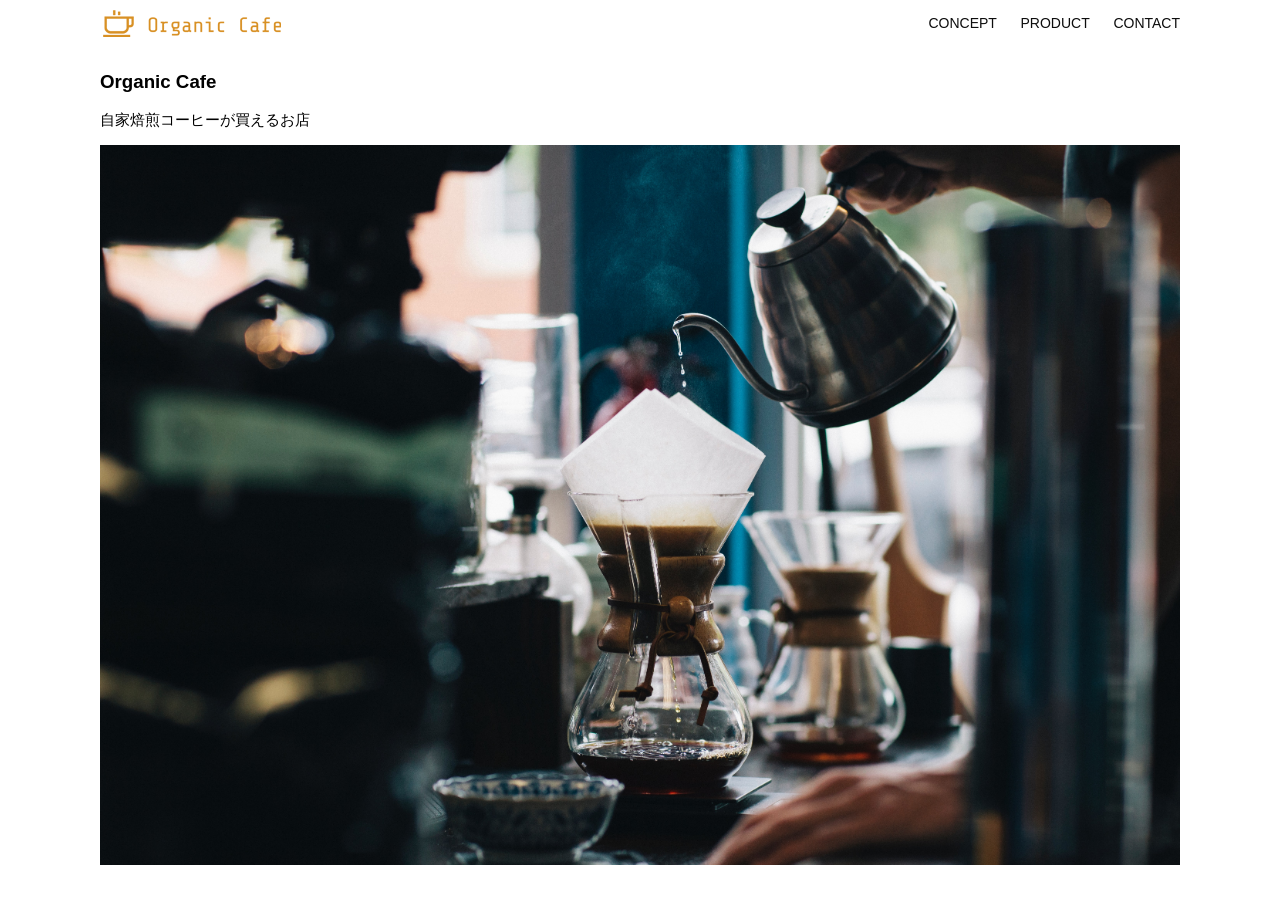
<file: html-css-kadai_013/index.html>
<!DOCTYPE html>
<html>
  <head>
    <title>Organic Cafe</title>
    <meta charset="UTF-8" />
    <meta name="description" content="自家焙煎のコーヒーがお家で楽しめるOrganic Cafe"/>
    <meta name="viewport" content="width=device-width, initial-scale=1.0" />
    <link rel="stylesheet" href="style.css" />
  </head>
  <body>
    <!-- ヘッダー -->
    <header>
      <!-- ロゴ -->
      <a href="index.html" id="logo"><img src="images/logo.png" alt="トップページに戻る"/></a>

      <!-- PC用ナビゲーション -->
      <nav id="nav-pc">
        <a href="index.html#concept">CONCEPT</a>
        <a href="index.html#product">PRODUCT</a>
        <a href="index.html#contact">CONTACT</a>
      </nav>
            <!-- スマホ用メニューボタン -->
    <img id="menu-sp" src="images/button-menu.png" alt="ナビゲーションを開く" onclick="document.getElementById('nav-sp').style.display = 'block'">

     <!-- スマホ用ナビゲーション -->
     <nav id="nav-sp">
       <ul>
         <li>
           <img id="close" src="images/button-close.png" alt="ナビゲーションを閉じる" onclick="document.getElementById('nav-sp').style.display = 'none'">
         </li>
         <li>
           <a id="logo-sp" href="index.html" onclick="document.getElementById('nav-sp').style.display = 'none'">
             <img src="images/logo-sp.png" alt="トップページに戻る">
           </a>
         </li>
         <li>
           <a class="menu" href="index.html#concept" onclick="document.getElementById('nav-sp').style.display = 'none'">CONCEPT</a>
         </li>
         <li>
           <a class="menu" href="index.html#product" onclick="document.getElementById('nav-sp').style.display = 'none'">PRODUCT</a>
         </li>
         <li><a class="menu" href="index.html#contact" onclick="document.getElementById('nav-sp').style.display = 'none'">CONTACT</a>
         </li>
       </ul>
     </nav>
    </header>

    <main>
      <article>
        <!-- メインビジュアル -->
        <section id="main-visual">
          <div id="main-message">
            <h1>Organic Cafe</h1>
            <p>自家焙煎コーヒーが買えるお店</p>
          </div>
          <img src="images/main-image.jpg" alt="コーヒーをハンドドリップで淹れる画像"/>
        </section>
      </article>
    </main>
  </body>
</html>
</file>
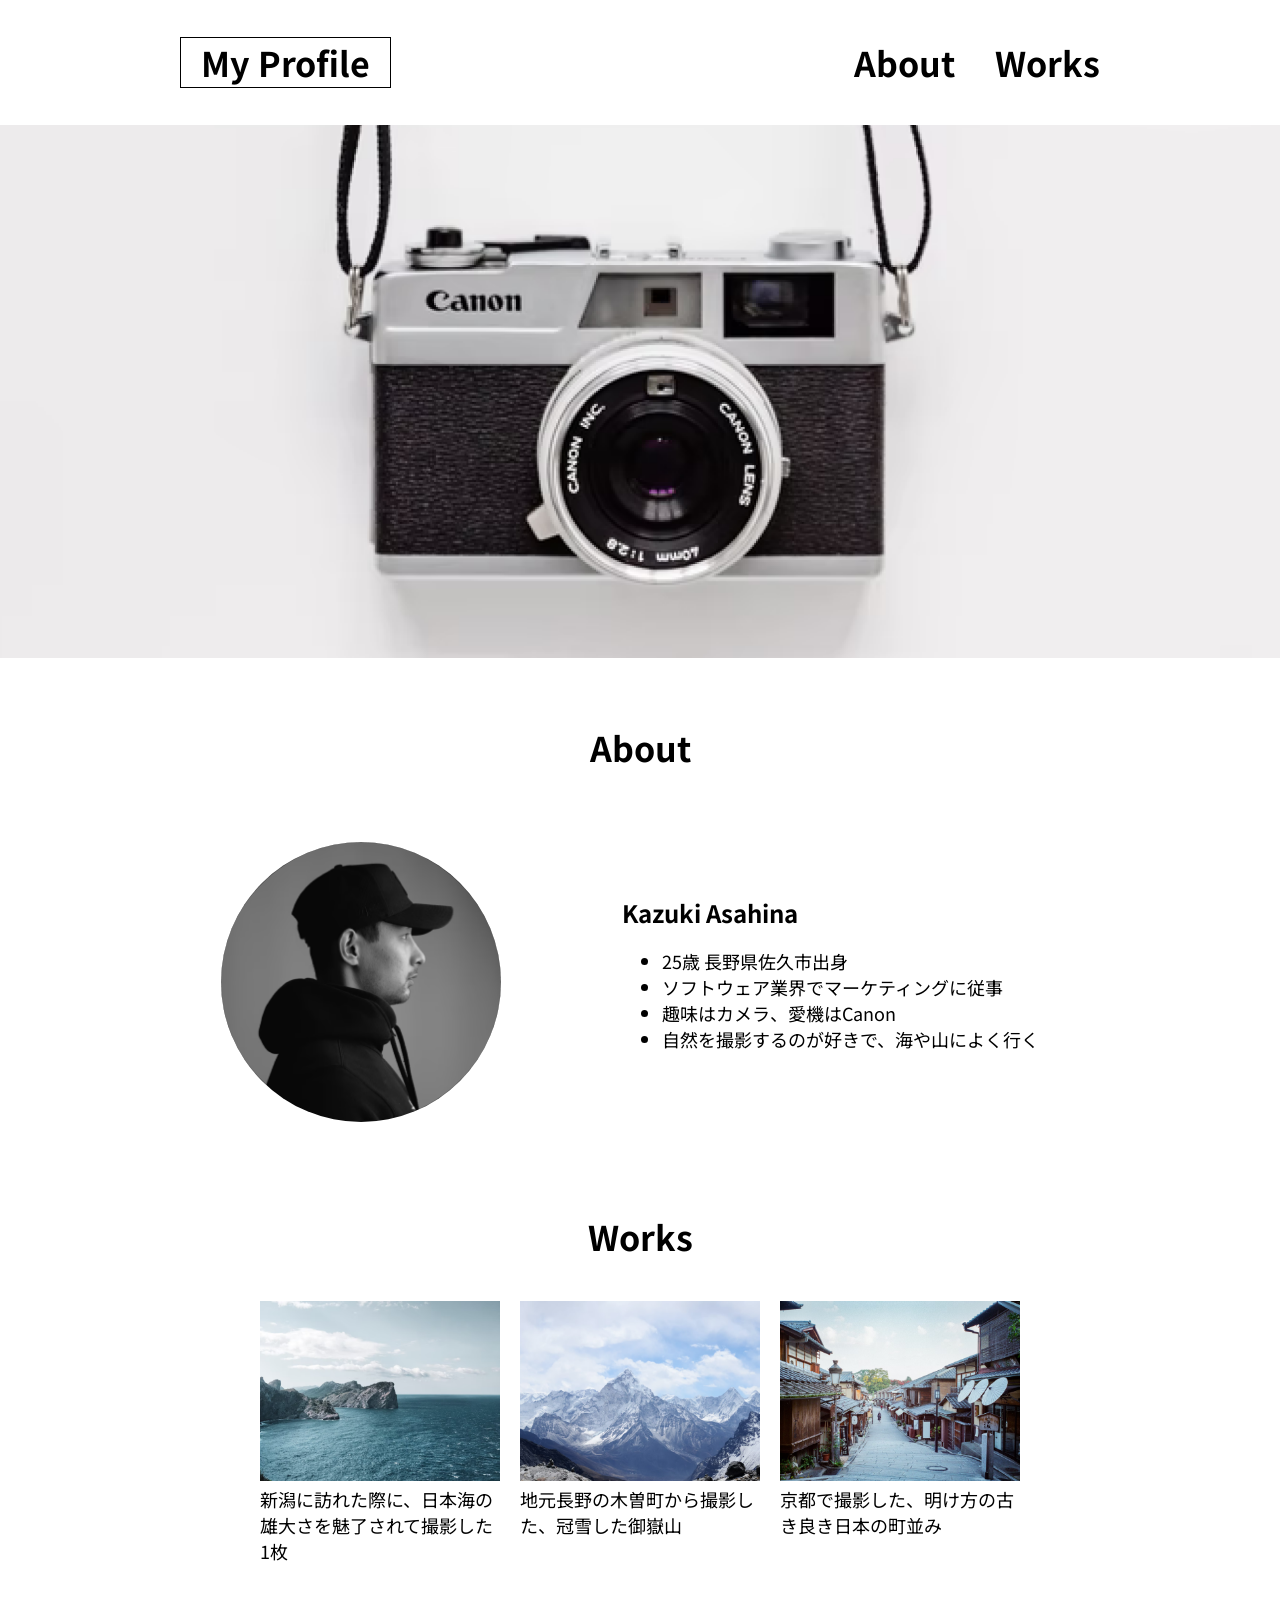
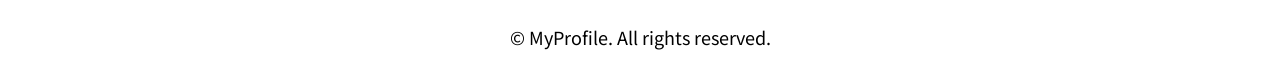
<file: kadai_001/index.html>
<!DOCTYPE html>
<html>
  <head>
    <meta charset="UTF-8">
    <meta name="viewport" content="width=device-width, initial-scale=1.0">
    <meta name="description" content="Kazuki Asahinaの自己紹介と趣味のカメラで撮影した写真を掲載しているサイトです。">
    <title>MyProfile</title>
    <link rel="stylesheet" href="css/style.css">
    <link rel="preconnect" href="https://fonts.googleapis.com">
    <link rel="preconnect" href="https://fonts.gstatic.com" crossorigin>
    <link href="https://fonts.googleapis.com/css2?family=Noto+Sans+JP&display=swap" rel="stylesheet">
  </head>

  <body>
    <header>
      <div class="header-inner">
        <h1>
          <a href="index.html" class="home">My Profile</a>
        </h1>
        
        <!-- ナビゲーションメニュー -->
        <nav>
          <ul class="menu">
            <li><a href="#about">About</a></li>
            <li><a href="#works">Works</a></li>
          </ul>
        </nav>
      </div>
    </header>
    
    <main>
      <article>
        <!-- メイン画像 -->
        <div>
          <img src="images/main.png" alt="CanonのCamera" class="mainpic">
        </div>

        <!-- About -->
        <section class="about">
          <h2 id="about">About</h2>
          <div class="about-inner">
            <img src="images/about.png" alt="Kazuki Asahina" class="circle">
            <div class="content">
              <p class="name">Kazuki Asahina</p>
              <ul>
                <li>25歳 長野県佐久市出身</li>
                <li>ソフトウェア業界でマーケティングに従事</li>
                <li>趣味はカメラ、愛機はCanon</li>
                <li>自然を撮影するのが好きで、海や山によく行く</li>
              </ul>
            </div>

          </div>
        </section>

        <!-- Works -->
        <section class="works">
          <h2 id="works">Works</h2>
          <div class="works-inner">
            <div class="item">
              <img src="images/works1.png" alt="日本海">
              <p>新潟に訪れた際に、日本海の雄大さを魅了されて撮影した1枚</p>
            </div>

            <div class="item">
              <img src="images/works2.png" alt="冠雪した御嶽山">
              <p>地元長野の木曽町から撮影した、冠雪した御嶽山</p>
            </div>

            <div class="item">
              <img src="images/works3.png" alt="京都の街並み">
              <p>京都で撮影した、明け方の古き良き日本の町並み</p>
            </div>
            
          </div>
        </section>
      </article>
    </main>

    <!-- フッター -->
    <footer>
      <p>&copy; MyProfile. All rights reserved.</p>
    </footer>
  </body>
</html>
</file>
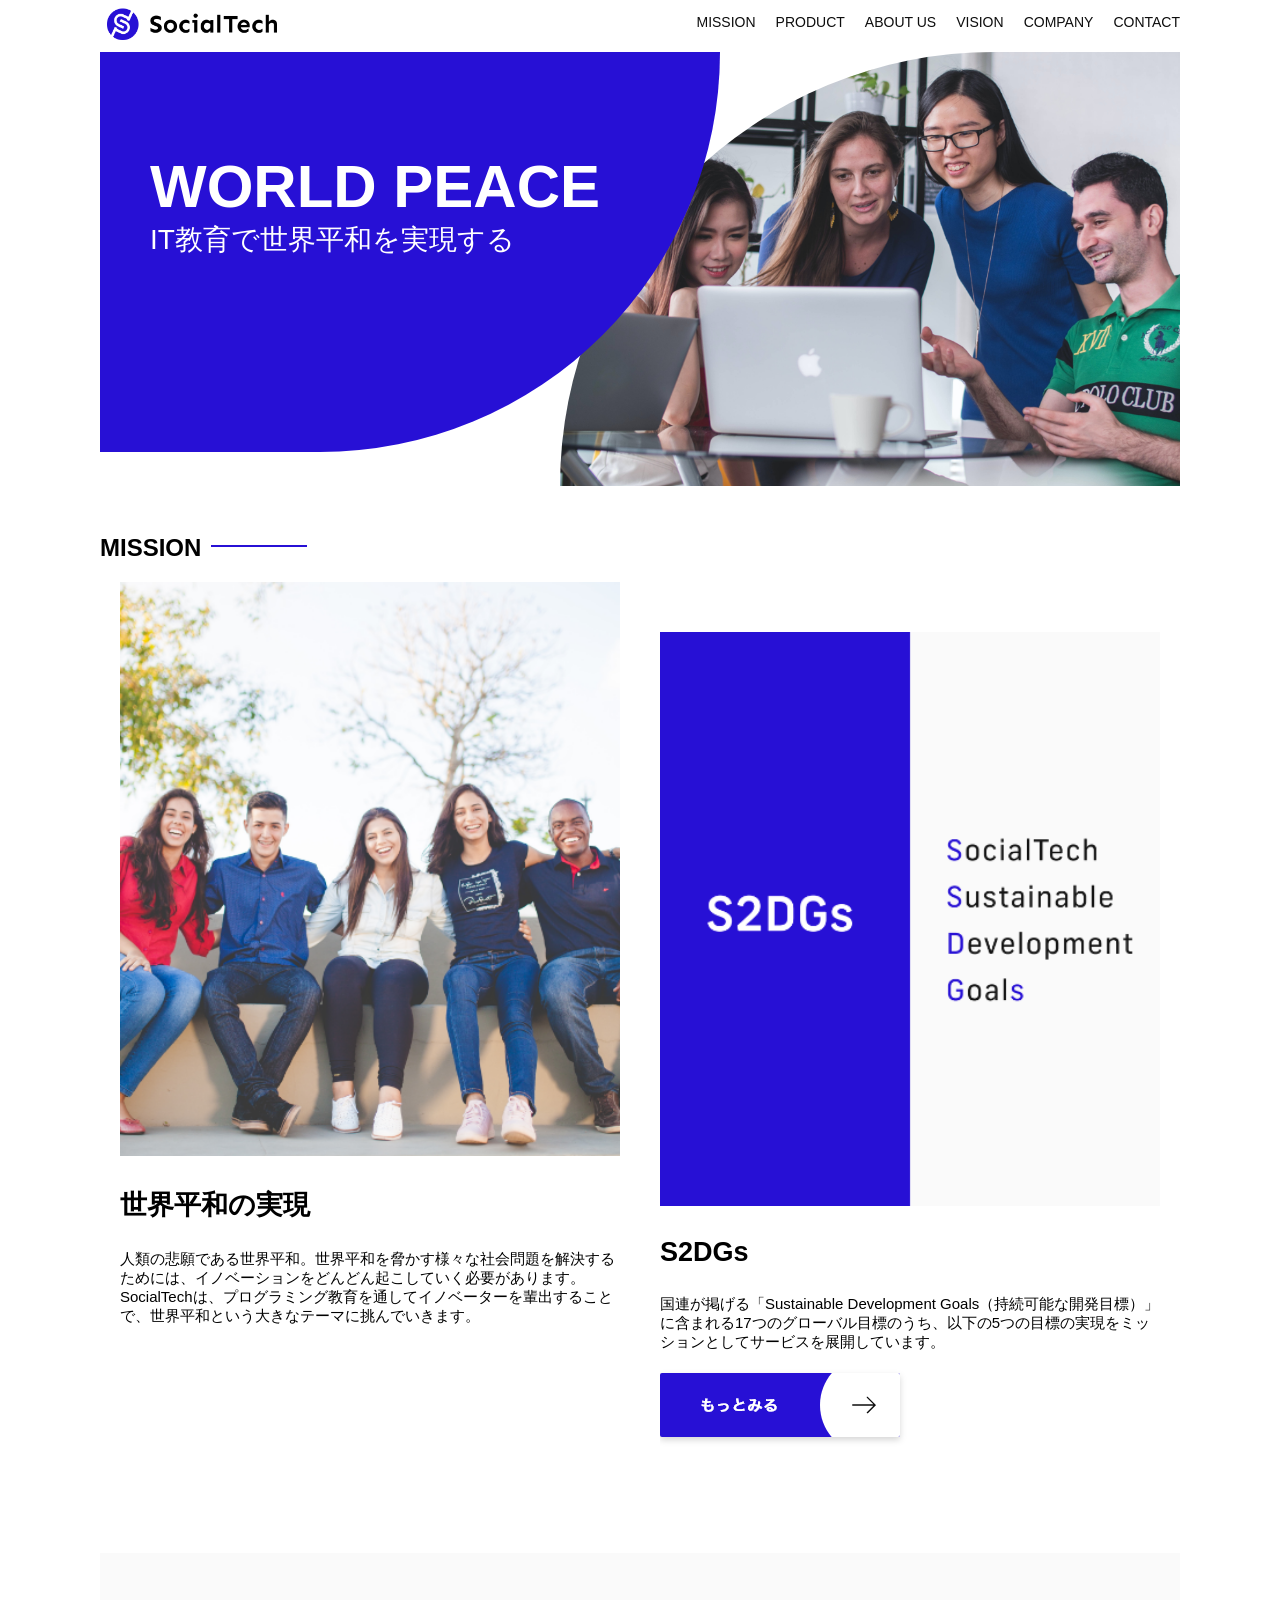
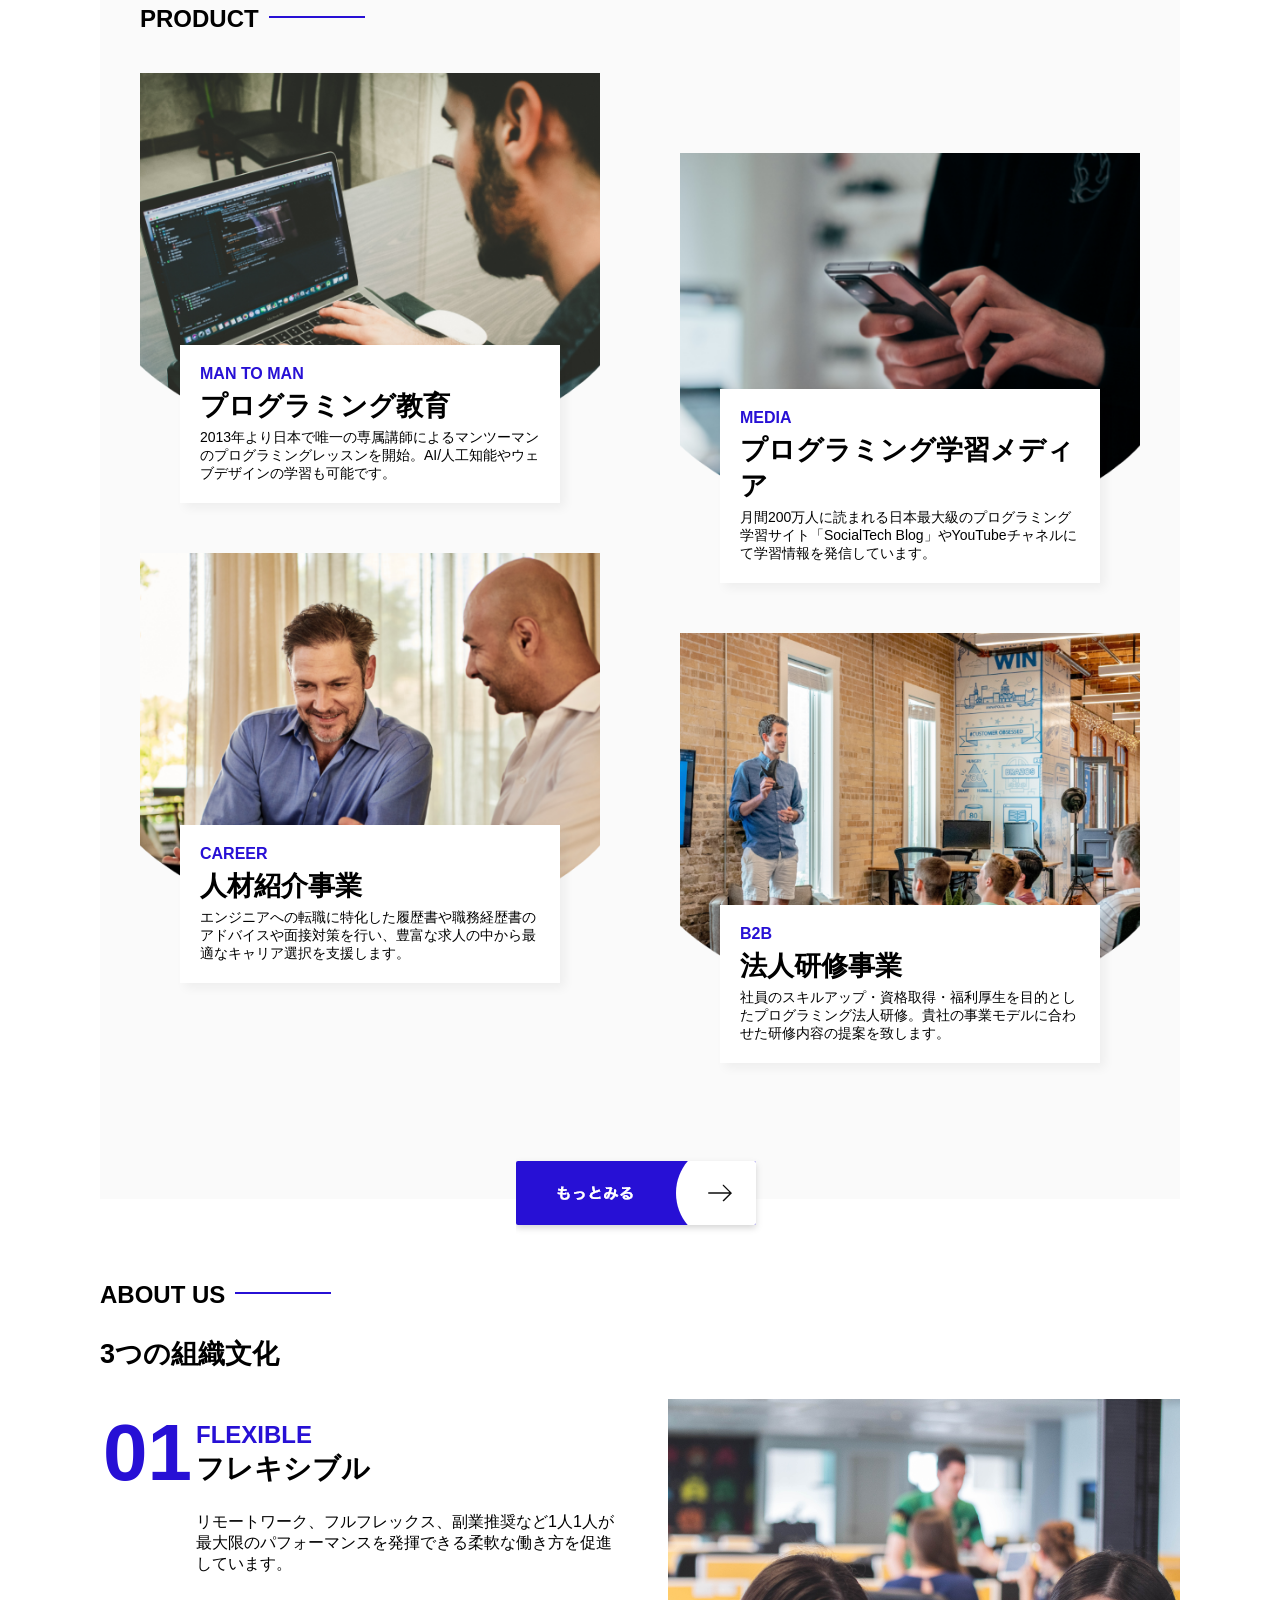
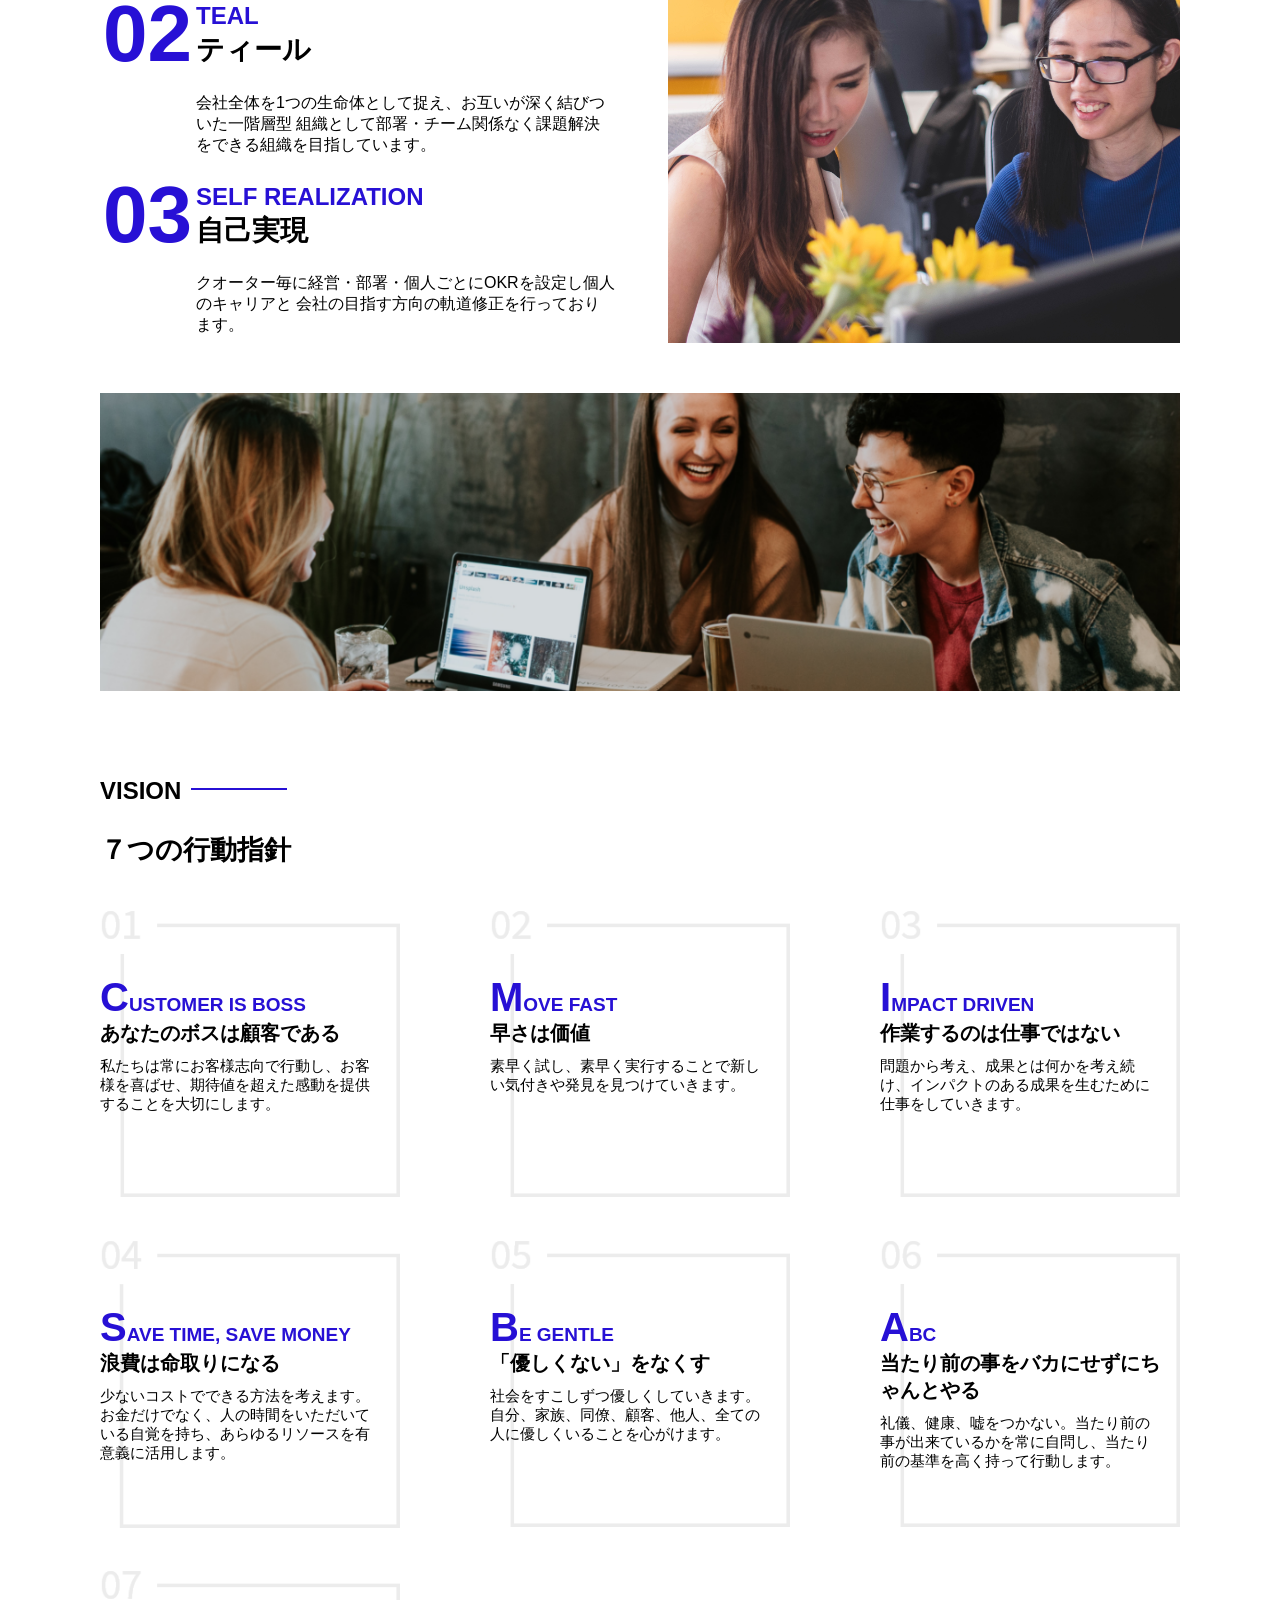
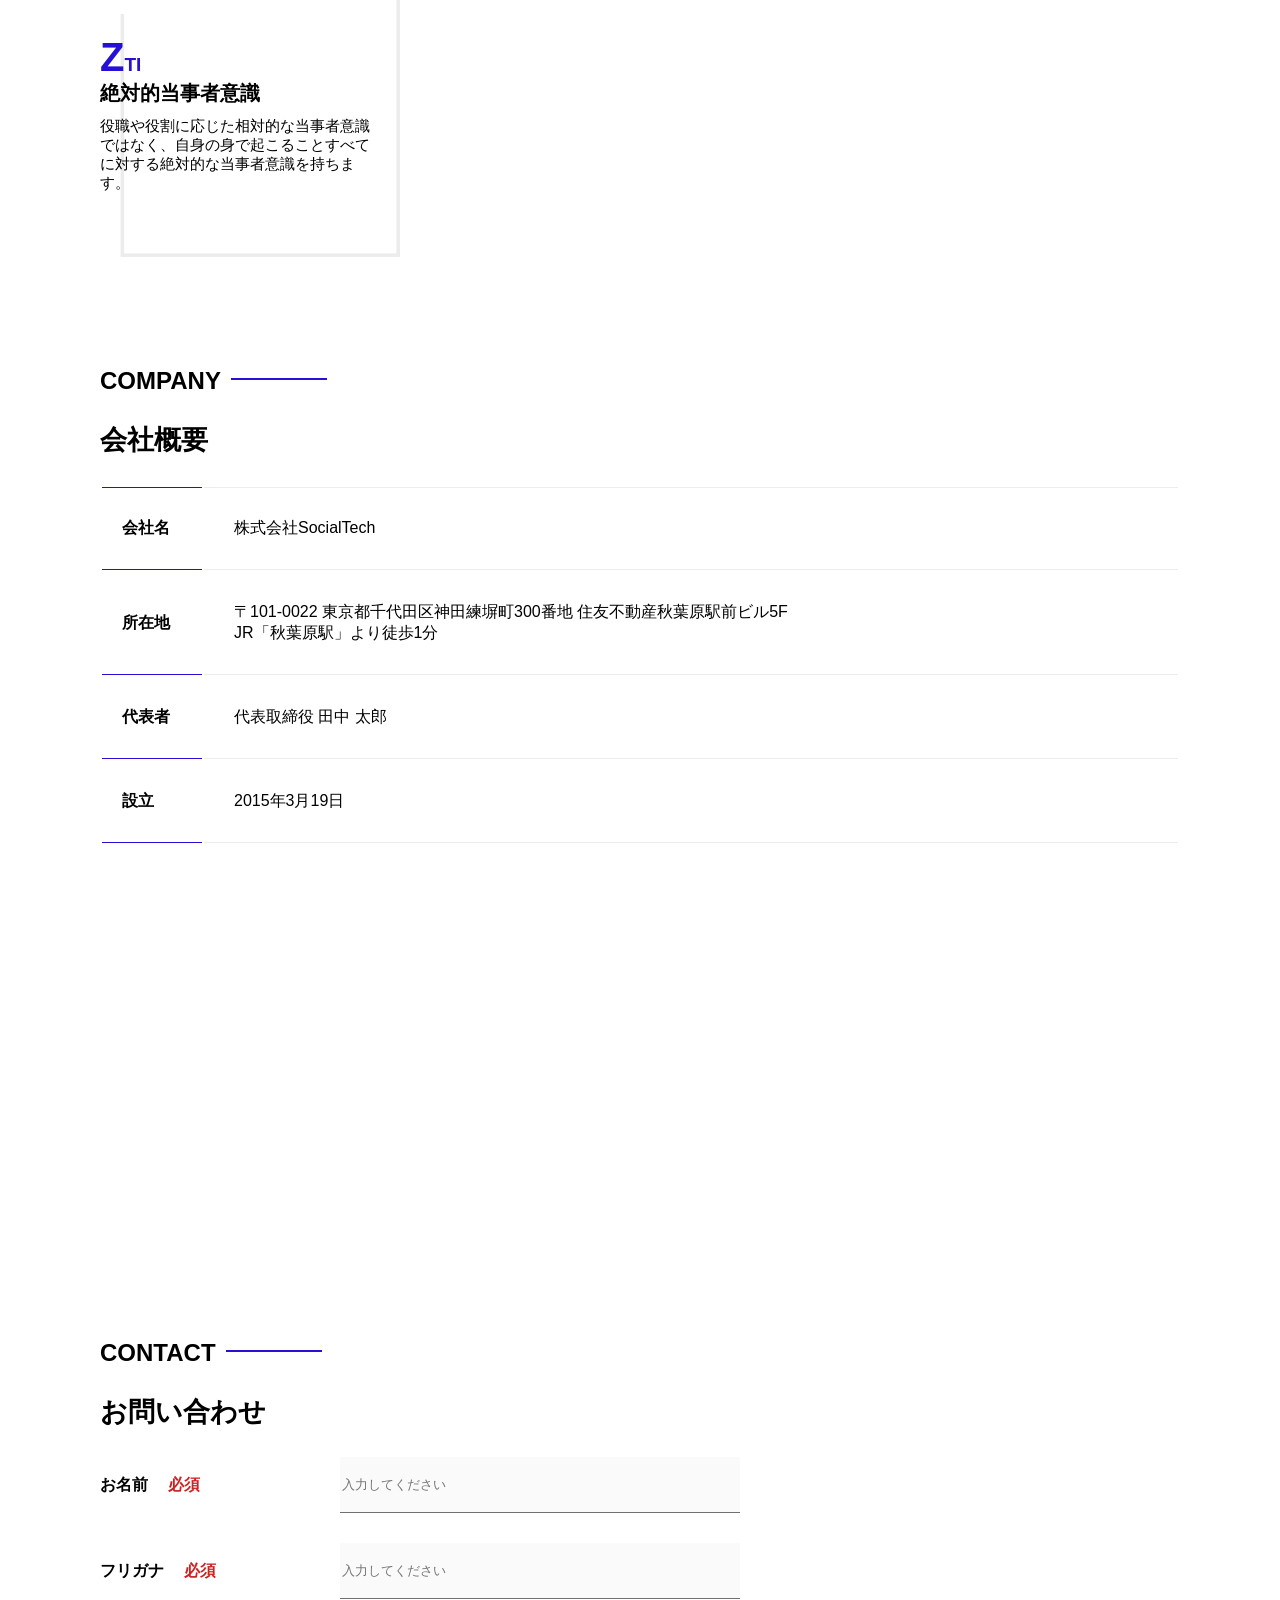
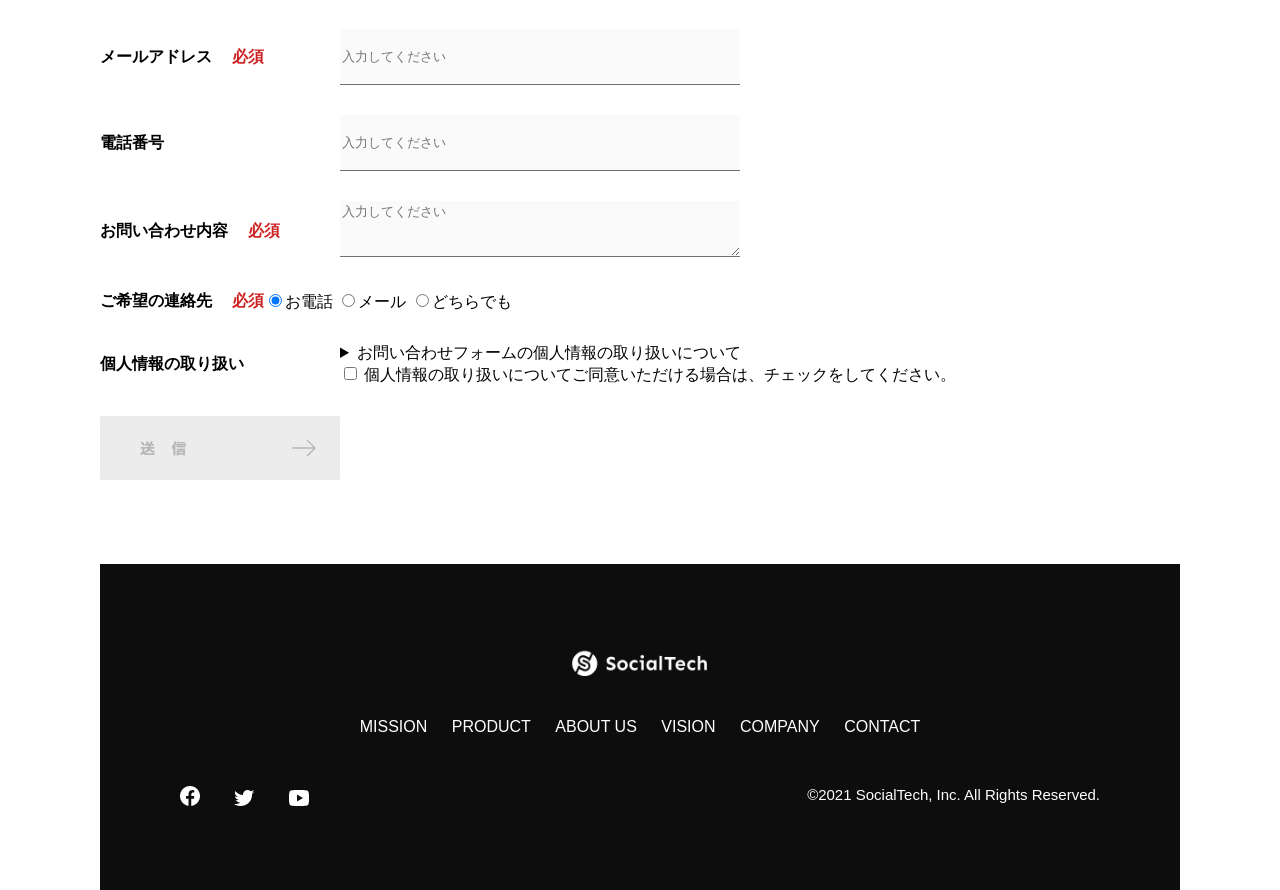
<file: kadai_tutorial_outoput/index.html>
<!DOCTYPE html>
<html>
  <head>
    <title>SocialTech</title>
    <meta charset="UTF-8">
    <meta name="description" content="SocialTechはEdTech業界のリーディングカンパニーを目指します。">
    <meta name="viewport" content="width=device-width, initial-scale=1.0">
    <link rel="stylesheet" href="style.css">
  </head>
  <body>
    <header>
      <a href="index.html" id="logo">
        <img src="images/logo.png" alt="トップページに戻る">
      </a>

      <nav id="nav-pc">
        <ul>
          <li><a href="mission.html">MISSION</a></li>
          <li><a href="product.html">PRODUCT</a></li>
          <li><a href="index.html#aboutus">ABOUT US</a></li>
          <li><a href="index.html#vision">VISION</a></li>
          <li><a href="index.html#company">COMPANY</a></li>
          <li><a href="index.html#contact">CONTACT</a></li>
        </ul>
      </nav>
      <button id="menu-sp" onclick="document.getElementById('nav-sp').style.display='block'">
        <img src="images/button-menu.png" alt="ナビゲーションを開く">
      </button>
      <div id="nav-sp">
        <button id="close" onclick="document.getElementById('nav-sp').style.display='none'">
        <img src="images/button-close.png" alt="ナビゲーションを閉じる">
      </button>

      <nav>
         <ul>
             <li>
               <a id="logo-sp" href="index.html" onclick="document.getElementById('nav-sp').style.display = 'none'"><img src="images/logo-sp.png" alt="トップページに戻る"></a>
             </li>
             <li><a class="menu" href="mission.html" onclick="document.getElementById('nav-sp').style.display = 'none'">MISSION</a></li>
             <li><a class="menu" href="product.html" onclick="document.getElementById('nav-sp').style.display = 'none'">PRODUCT</a></li>
             <li><a class="menu" href="index.html#aboutus" onclick="document.getElementById('nav-sp').style.display = 'none'">ABOUT US</a></li>
             <li><a class="menu" href="index.html#vision" onclick="document.getElementById('nav-sp').style.display = 'none'">VISION</a></li>
             <li><a class="menu" href="index.html#company" onclick="document.getElementById('nav-sp').style.display = 'none'">COMPANY</a></li>
             <li><a class="menu" href="index.html#contact" onclick="document.getElementById('nav-sp').style.display = 'none'">CONTACT</a></li>
           </ul>
      </nav>
      <div id="sns">
           <a href="https://www.facebook.com/sejuku2013">
             <img src="images/button-facebook.png" alt="Facebookのリンク">
           </a>
           <a href="https://twitter.com/samuraijuku">
             <img src="images/button-twitter.png" alt="Twitterのリンク">
           </a>
           <a href="https://www.youtube.com/channel/UCCFOQO5aDK0xXam4cUQXT8g">
             <img src="images/button-youtube.png" alt="YouTubeのリンク">
           </a>
      </div>
      </div>
    </header>
    <main>
      <article>
        <section id="main-visual">
          <div id="main-message">
            <h1>WORLD PEACE</h1>
            <p>IT教育で世界平和を実現する</p>
          </div>
          <img src="images/index/index-main.png" alt="PCの周りに集まる多国籍の仲間たち">
        </section>
        <section id="mission">
          <h2 class="index-h2">MISSION</h2>
          <div id="mission-flex">
            <div>
              <img id="mission-photo" src="images/index/index-mission.png" alt="屋外のベンチで写真を撮影する多国籍の仲間たち">
              <h3>世界平和の実現</h3>
              <p>
                人類の悲願である世界平和。世界平和を脅かす様々な社会問題を解決するためには、イノベーションをどんどん起こしていく必要があります。SocialTechは、プログラミング教育を通してイノベーターを輩出することで、世界平和という大きなテーマに挑んでいきます。
              </p>
            </div>
            <div>
              <img id="s2dgs" src="images/index/s2dgs.png" alt="S2DGs">
              <h3>S2DGs</h3>
              <p>
                国連が掲げる「Sustainable Development Goals（持続可能な開発目標）」に含まれる17つのグローバル目標のうち、以下の5つの目標の実現をミッションとしてサービスを展開しています。
              </p>
              <a href="mission.html">
                <img src="images/button-more.png" alt="もっとみる">
              </a>
            </div>
          </div>
        </section>
        <section id="product">
          <h2 class="index-h2">PRODUCT</h2>
           <div class="product-flex">
            <div id="product-left">
              <div>
               <img class="product-photo" src="images/index/index-mantoman.png" alt="PCでコードを書く男性">
               <div class="product-explain">
                 <span>MAN TO MAN</span>
                 <h3>プログラミング教育</h3>
                 <p>2013年より日本で唯一の専属講師によるマンツーマンのプログラミングレッスンを開始。AI/人工知能やウェブデザインの学習も可能です。</p>
               </div>
             </div>
             <div>
               <img class="product-photo" src="images/index/index-career.png" alt="笑顔で話し合う2人の男性">
               <div class="product-explain">
                 <span>CAREER</span>
                 <h3>人材紹介事業</h3>
                 <p>エンジニアへの転職に特化した履歴書や職務経歴書のアドバイスや面接対策を行い、豊富な求人の中から最適なキャリア選択を支援します。</p>
               </div>
             </div>
            </div>
            <div id="product-right">
              <div>
              <img class="product-photo" src="images/index/index-media.png" alt="スマートフォンを操作する人">
              <div class="product-explain">
                <span>MEDIA</span>
                <h3>プログラミング学習メディア</h3>
                <p>月間200万人に読まれる日本最大級のプログラミング学習サイト「SocialTech Blog」やYouTubeチャネルにて学習情報を発信しています。</p>
              </div>
            </div>
            <div>
              <img class="product-photo" src="images/index/index-b2b.png" alt="講演中の男性とそれを聴く人々">
              <div class="product-explain">
                <span>B2B</span>
                <h3>法人研修事業</h3>
                <p>社員のスキルアップ・資格取得・福利厚生を目的としたプログラミング法人研修。貴社の事業モデルに合わせた研修内容の提案を致します。</p>
              </div>
            </div>
          </div>
        </div>
        <div id="product-more">
          <a href="product.html">
            <img src="images/button-more.png" alt="もっとみる">
          </a>
        </div>
        </section>
        <section id="aboutus">
          <h2 class="index-h2">ABOUT US</h2>
          <h3>3つの組織文化</h3>
          <div>
            <table class="culture-table">
              <tr>
                <td class="culture-num">01</td>
                <th><span class="culture-en">FLEXIBLE</span><br>フレキシブル</th>
              </tr>
              <tr>
                <td>

                </td>
                <td class="culture-description">リモートワーク、フルフレックス、副業推奨など1人1人が最大限のパフォーマンスを発揮できる柔軟な働き方を促進しています。</td>
              </tr>
              <tr>
                <td class="culture-num">02</td>
                <th><span class="culture-en">TEAL</span><br>ティール</th>
              </tr>
              <tr>
                <td>

                </td>
                <td class="culture-description">会社全体を1つの生命体として捉え、お互いが深く結びついた一階層型 組織として部署・チーム関係なく課題解決をできる組織を目指しています。</td>
              </tr>
              <tr>
                <td class="culture-num">03</td>
                <th><span class="culture-en">SELF REALIZATION</span><br>自己実現</th>
              </tr>
              <tr>
                <td>

                </td>
                <td class="culture-description">クオーター毎に経営・部署・個人ごとにOKRを設定し個人のキャリアと 会社の目指す方向の軌道修正を行っております。</td>
              </tr>
            </table>
            <img class="culture-img" src="images/index/index-aboutus1.png" alt="笑顔で話し合う2人の女性">
          </div>
          <img class="culture-img2" src="images/index/index-aboutus2.png" alt="笑顔で話し合う３人の男女">
        </section>
      <section id="vision">
        <h2 class="index-h2">VISION</h2>
        <h3>７つの行動指針</h3>
        <div>
          <div class="vision-box">
            <img src="images/index/vision-01.png" alt="01">
            <div>
               <h4>CUSTOMER IS BOSS</h4>
               <h5>あなたのボスは顧客である</h5>
               <p>私たちは常にお客様志向で行動し、お客様を喜ばせ、期待値を超えた感動を提供することを大切にします。</p>
            </div> 
          </div>
            <div class="vision-box">
               <img src="images/index/vision-02.png" alt="02">
               <div>
                 <h4>MOVE FAST</h4>
                 <h5>早さは価値</h5>
                 <p>素早く試し、素早く実行することで新しい気付きや発見を見つけていきます。</p>
               </div>
             </div>
             <div class="vision-box">
               <img src="images/index/vision-03.png" alt="03">
               <div>
                 <h4>IMPACT DRIVEN</h4>
                 <h5>作業するのは仕事ではない</h5>
                 <p>問題から考え、成果とは何かを考え続け、インパクトのある成果を生むために仕事をしていきます。</p>
               </div>
             </div>
             <div class="vision-box">
               <img src="images/index/vision-04.png" alt="04">
               <div>
                 <h4>SAVE TIME, SAVE MONEY</h4>
                 <h5>浪費は命取りになる</h5>
                 <p>少ないコストでできる方法を考えます。お金だけでなく、人の時間をいただいている自覚を持ち、あらゆるリソースを有意義に活用します。</p>
               </div>
             </div>
             <div class="vision-box">
               <img src="images/index/vision-05.png" alt="05">
               <div>
                 <h4>BE GENTLE</h4>
                 <h5>「優しくない」をなくす</h5>
                 <p>社会をすこしずつ優しくしていきます。自分、家族、同僚、顧客、他人、全ての人に優しくいることを心がけます。</p>
               </div>
             </div>
             <div class="vision-box">
               <img src="images/index/vision-06.png" alt="06">
               <div>
                 <h4>ABC</h4>
                 <h5>当たり前の事をバカにせずにちゃんとやる</h5>
                 <p>礼儀、健康、嘘をつかない。当たり前の事が出来ているかを常に自問し、当たり前の基準を高く持って行動します。</p>
               </div>
             </div>
             <div class="vision-box">
               <img src="images/index/vision-07.png" alt="07">
               <div>
                 <h4>ZTI</h4>
                 <h5>絶対的当事者意識</h5>
                 <p>役職や役割に応じた相対的な当事者意識ではなく、自身の身で起こることすべてに対する絶対的な当事者意識を持ちます。</p>
               </div>
             </div>
        </div>
      </section>
    <section id="company">
      <h2 class="index-h2">COMPANY</h2>
      <h3>会社概要</h3>
      <table id="company-table">
        <tr>
          <th class="tableheader tableheader-first">会社名</th>
          <td class="cell cell-first">株式会社SocialTech</td>
        </tr>
        <tr>
          <th class="tableheader">所在地</th>
          <td class="cell">〒101-0022 東京都千代田区神田練塀町300番地 住友不動産秋葉原駅前ビル5F<br>JR「秋葉原駅」より徒歩1分</td>
        </tr>
         <tr>
          <th class="tableheader">代表者</th>
          <td class="cell">代表取締役 田中 太郎</td>
         </tr>
        <tr>
          <th class="tableheader">設立</th>
          <td class="cell">2015年3月19日</td>
        </tr>
      </table>
      <iframe 
      src="https://www.google.com/maps/embed?pb=!1m18!1m12!1m3!1d3240.0079217088874!2d139.7703619757886!3d35.70142267258076!2m3!1f0!2f0!3f0!3m2!1i1024!2i768!4f13.1!3m3!1m2!1s0x60188fee13660e23%3A0x77137876edf742ac!2z5L2P5Y-L5LiN5YuV55Sj56eL6JGJ5Y6f6aeF5YmN44OT44Or!5e0!3m2!1sja!2sjp!4v1775874555042!5m2!1sja!2sjp" width="600" height="450" style="border:0;" allowfullscreen="" loading="lazy" referrerpolicy="no-referrer-when-downgrade"
      style="border: 0;" allowfullscreen="" loading="lazy">
      </iframe>
    </section>
    <section id="contact">
      <h2 class="index-h2">CONTACT</h2>
      <h3>お問い合わせ</h3>
      <form>
        <div>
          <div class="contact-heading">
            <label class="contact-label">お名前<span class="contact-span">必須</span></label>
          </div>
          <div>
            <input type="text" name="name" placeholder="入力してください" class="contact-textbox">
          </div>
        </div>
        <div>
          <div class="contact-heading">
            <label class="contact-label">フリガナ<span class="contact-span">必須</span></label>
          </div>
          <div>
            <input type="text" name="hurigana" placeholder="入力してください" class="contact-textbox">
          </div>
        </div>
        <div>
          <div class="contact-heading">
            <label class="contact-label">メールアドレス<span class="contact-span">必須</span></label>
          </div>
          <div>
            <input type="text" name="email" placeholder="入力してください" class="contact-textbox">
          </div>
        </div>
        <div>
          <div class="contact-heading">
            <label class="contact-label">電話番号</label>
          </div>
          <div>
            <input type="text" name="tel" placeholder="入力してください" class="contact-textbox">
          </div>
        </div>
        <div>
          <div class="contact-heading">
            <label class="contact-label">お問い合わせ内容<span class="contact-span">必須</span></label>
          </div>
          <div>
            <textarea class="contact-textarea" placeholder="入力してください" name="message" ></textarea>
          </div>
        </div>
         <div>
          <div>
          <div class="contact-label">ご希望の連絡先<span class="contact-span">必須</span></div>
         </div>
         <div>
          <input class="radiobutton" type="radio" value="tel" name="contact" checked><label>お電話</label>
          <input class="radiobutton" type="radio" value="mail" name="contact"><label>メール</label>
          <input class="radiobutton" type="radio" value="both" name="contact"><label>どちらでも</label>
         </div>
        </div>
         <div>
               <div class="contact-heading">
                 <label class="contact-label">個人情報の取り扱い</label>
               </div>
               <div>
                 <details>
                   <summary>お問い合わせフォームの個人情報の取り扱いについて</summary>
                   <div>
                     <dl>
                       <dt>１．組織の名称又は氏名</dt>
                       <dd>株式会社SocialTech</dd>
                       <dt>２．個人情報保護管理者（若しくはその代理人）の氏名又は職名、所属及び連絡先</dt>
                       <dd>
                         <p>鈴木 一郎 コーポレート部</p>
                         <p>メールアドレス：samurai@example.com</p>
                         <p>TEL：03-1234-5678</p>
                       </dd>
                       <dt>３．個人情報の利用目的</dt>
                       <dd>
                         <ul>
                           <li>本サービス及び本サービスに関連する情報の提供又はそれらに関する連絡のため</li>
                           <li>ユーザーの本人確認のため</li>
                           <li>当社サービスのご案内のため</li>
                           <li>当社の商品等の広告または宣伝（電子メールによるものを含むものとします。）</li>
                         </ul>
                       </dd>
                       <dt>４．個人情報の取り扱い業務の委託</dt>
                       <dd>個人情報の取扱業務の全部または一部を外部に業務委託する場合があります。その際、弊社は、個人情報を適切に保護できる管理体制を敷き実行していることを条件として委託先を厳選したうえで、機密保持契約を委託先と締結し、お客様の個人情報を厳密に管理させます。</dd>
                       <dt>５．個人情報の開示等の請求</dt>
                       <dd>
                         お客様は、弊社に対してご自身の個人情報の開示等（利用目的の通知、開示、内容の訂正・追加・削除、利用の停止または消去、第三者への提供の停止）に関して、当社問合わせ窓口に申し出ることができます。<br>
                         その際、弊社はお客様ご本人を確認させていただいたうえで、合理的な期間内に対応いたします。<br>
                         なお、個人情報に関する弊社問合わせ先は、次の通りです。
                       </dd>
                       <dd>
                         <p>株式会社SocialTech　個人情報問合せ窓口</p>
                         <p>〒150-0043　東京都千代田区神田練塀町300番地 住友不動産秋葉原駅前ビル5F</p>
                         <p>メールアドレス：samurai@example.com　TEL：03-1234-5678</p>
                       </dd>
 
                       <dt>６．個人情報を提供されることの任意性について</dt>
                       <dd>お客様がご自身の個人情報を弊社に提供されるか否かは、お客様のご判断によりますが、もしご提供されない場合には、適切なサービスが提供できない場合がありますので予めご了承ください。</dd>
                     </dl>
                   </div>
                 </details>
                 <input type="checkbox" name="agree">
                 <span>個人情報の取り扱いについてご同意いただける場合は、チェックをしてください。</span>
               </div>
             </div>
             <input type="image" src="images/button-submit.png" alt="送信する">
      </form>
    </section>
      </article>
    </main>
    <footer>
      <div id="footer-logo">
        <img src="images/logo-sp.png" alt="SocialTech">
      </div>
      <div id="footer-link">
        <a href="mission.html">MISSION</a>
        <a href="product.html">PRODUCT</a>
        <a href="index.html#aboutus">ABOUT US</a>
        <a href="index.html#vision">VISION</a>
        <a href="index.html#company">COMPANY</a>
        <a href="index.html#contact">CONTACT</a>
      </div>
      <div id="sns-footer">
        <div class="sns-btns">
           <a href="https://www.facebook.com/sejuku2013"><img src="images/button-facebook.png" alt="Facebookのリンク"></a>
           <a href="https://twitter.com/samuraijuku"><img src="images/button-twitter.png" alt="Twitterのリンク"></a>
           <a href="https://www.youtube.com/channel/UCCFOQO5aDK0xXam4cUQXT8g"><img src="images/button-youtube.png" alt="YouTubeのリンク"></a>
        </div>
        <p id="copyright">&copy;2021 SocialTech, Inc. All Rights Reserved.</p>
      </div>
    </footer>
  </body>
</html>
</file>
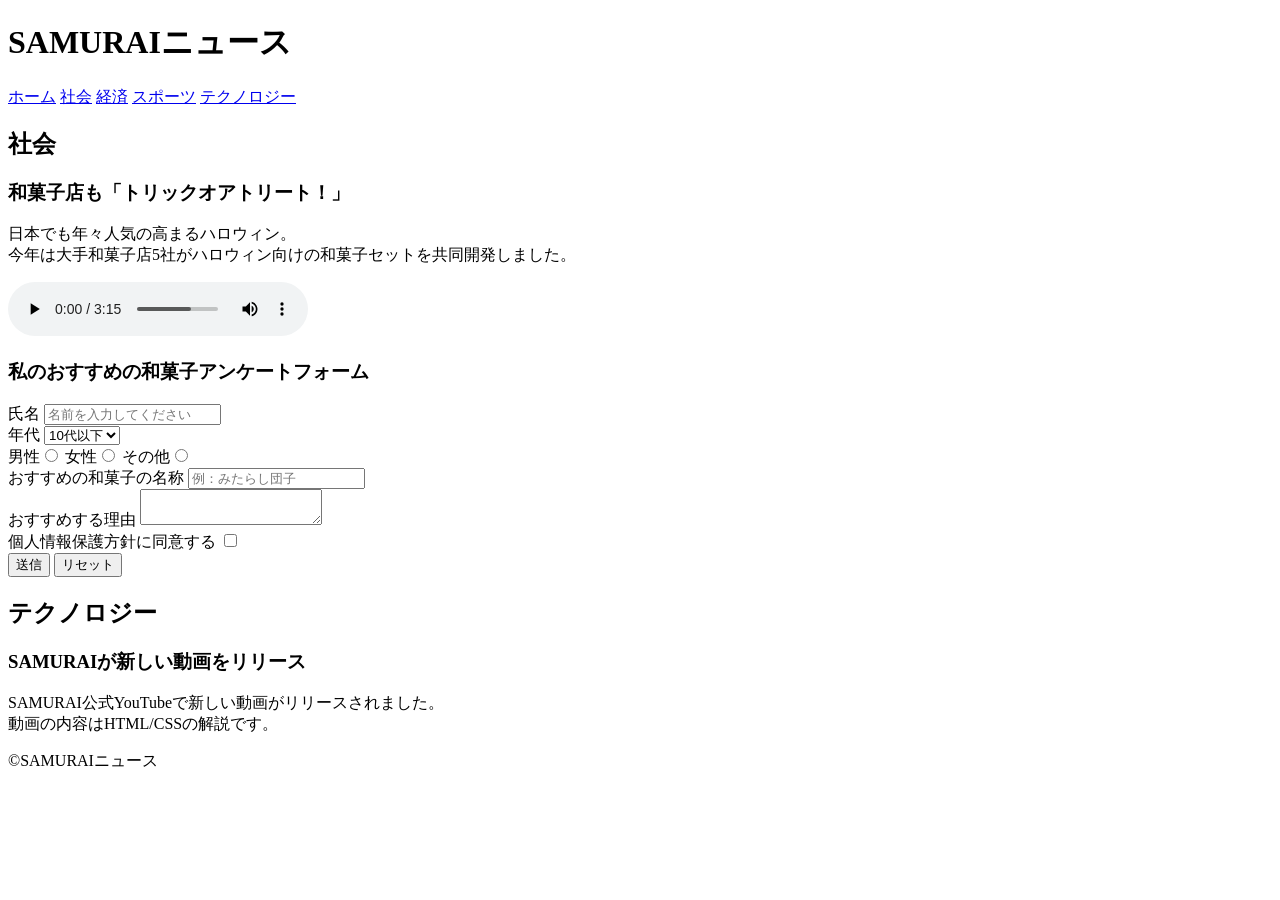
<file: kadai_008/kadai_008.html>
<!DOCTYPE html>
<html>
  <head>
    <title>8章課題</title>
<meta name="description" content="このページは8章の課題です。">
<meta charset="UTF-8">
  </head>
  <body>
    <header>
      <h1>SAMURAIニュース</h1>
      <nav>
        <a href="https://www.sejuku.net/">ホーム</a>
        <a href="https://www.sejuku.net/">社会</a>
        <a href="https://www.sejuku.net/">経済</a>
        <a href="https://www.sejuku.net/">スポーツ</a>
        <a href="https://www.sejuku.net/">テクノロジー</a>
      </nav>
    </header>
    <main>
      <article>
        <h2>社会</h2>
        <section>
          <h3>和菓子店も「トリックオアトリート！」</h3>
          <p>日本でも年々人気の高まるハロウィン。<br>
          今年は大手和菓子店5社がハロウィン向けの和菓子セットを共同開発しました。</p>
          <audio src="ichi.mp3" controls></audio>
         </section>
         <section>
          <h3>私のおすすめの和菓子アンケートフォーム</h3>
          <form >
            <label>氏名</label>
            <input type="text" placeholder="名前を入力してください">
            <br>

            <label>年代</label>
            <select>
              <option>10代以下</option>
              <option>20代</option>
              <option>30代</option>
              <option>40代以上</option>
            </select>
            <br>

            <label >男性</label><input type="radio" name="gender">
            <label >女性</label><input type="radio" name="gender">
            <label >その他</label><input type="radio" name="gender">
            <br>

            <label>おすすめの和菓子の名称</label>
            <input type="text" placeholder="例：みたらし団子">
            <br>

            <label>おすすめする理由</label>
            <textarea></textarea>
            <br>

            <label>個人情報保護方針に同意する</label>
            <input type="checkbox">
            <br>

            <input type="submit" value="送信">
            <input type="reset" value="リセット">

          </form>
         </section>
      </article>
      <article>
        <h2>テクノロジー</h2>
        <section>
          <h3>SAMURAIが新しい動画をリリース</h3>
          <p>SAMURAI公式YouTubeで新しい動画がリリースされました。<br>
            動画の内容はHTML/CSSの解説です。</p>
        </section>
      </article>
    </main>
    <footer>
      <p>&copy;SAMURAIニュース</p>
    </footer>
  </body>
</html>
</file>
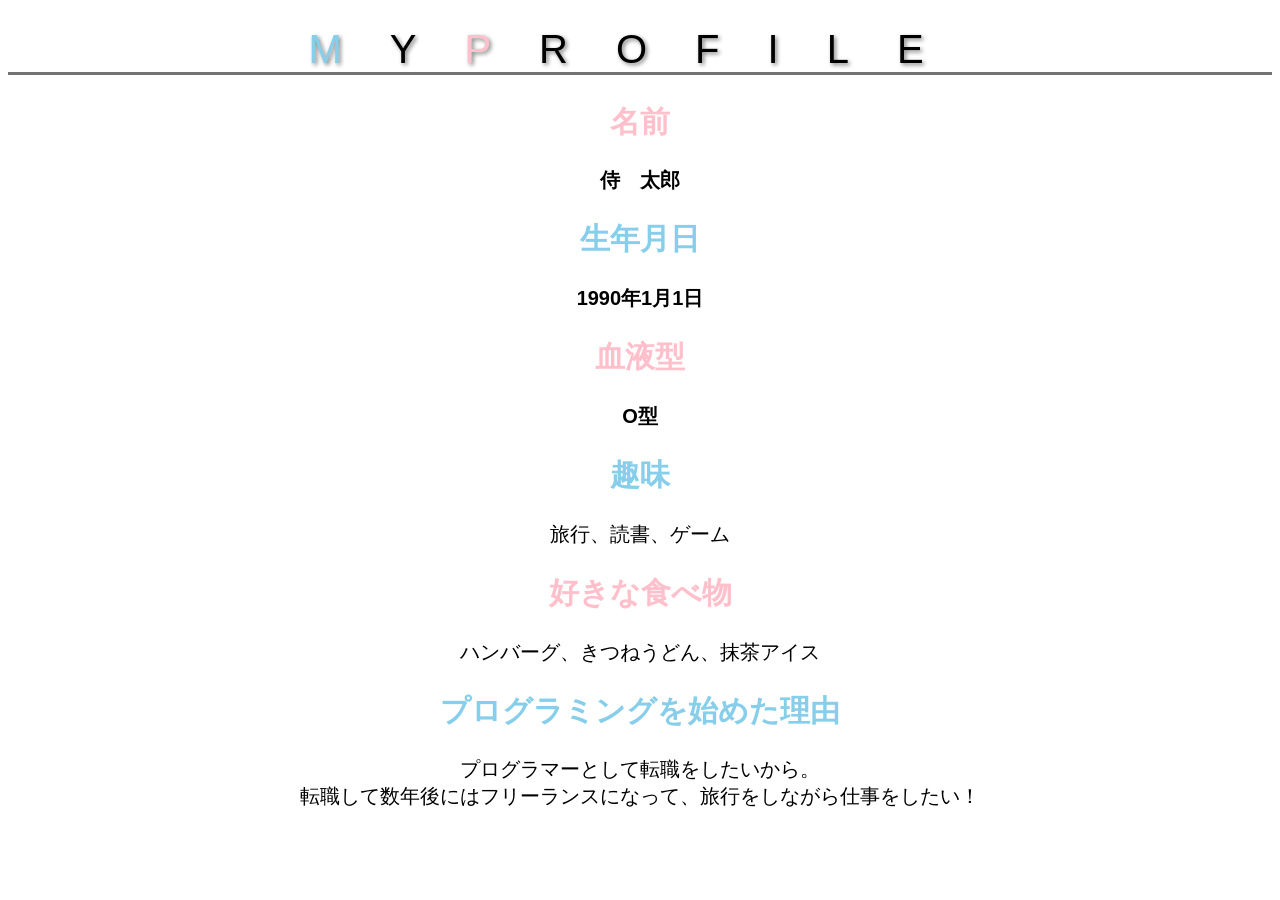
<file: kadai_015/kadai_015.html>
<!DOCTYPE html>
<html>
  <head>
    <title>15章課題</title>
    <meta charset="UTF-8">
    <meta name="description" content="このページは15章の課題です。">
    <link rel="stylesheet" href="style.css">
    <link rel="preconnect" href="https://fonts.googleapis.com">
    <link rel="preconnect" href="https://fonts.gstatic.com" crossorigin>
    <link href="https://fonts.googleapis.com/css2?family=Josefin+Sans&display=swap" rel="stylesheet">
  </head>
  <body>
    <h1><span class="blue">M</span>Y<span class="pink">P</span>ROFILE</h1>
    <div id="basic">
      <h2 class="pink">名前</h2>
      <p>侍　太郎</p>
      <h2 class="blue">生年月日</h2>
      <p>1990年1月1日</p>
      <h2 class="pink">血液型</h2>
      <p>O型</p>
    </div>
    <h2 class="blue">趣味</h2>
    <p>旅行、読書、ゲーム</p>
    <h2 class="pink">好きな食べ物</h2>
    <p>ハンバーグ、きつねうどん、抹茶アイス</p>
    <h2 class="blue">プログラミングを始めた理由</h2>
    <p>プログラマーとして転職をしたいから。<br>
    転職して数年後にはフリーランスになって、旅行をしながら仕事をしたい！</p>
  </body>
</html>
</file>
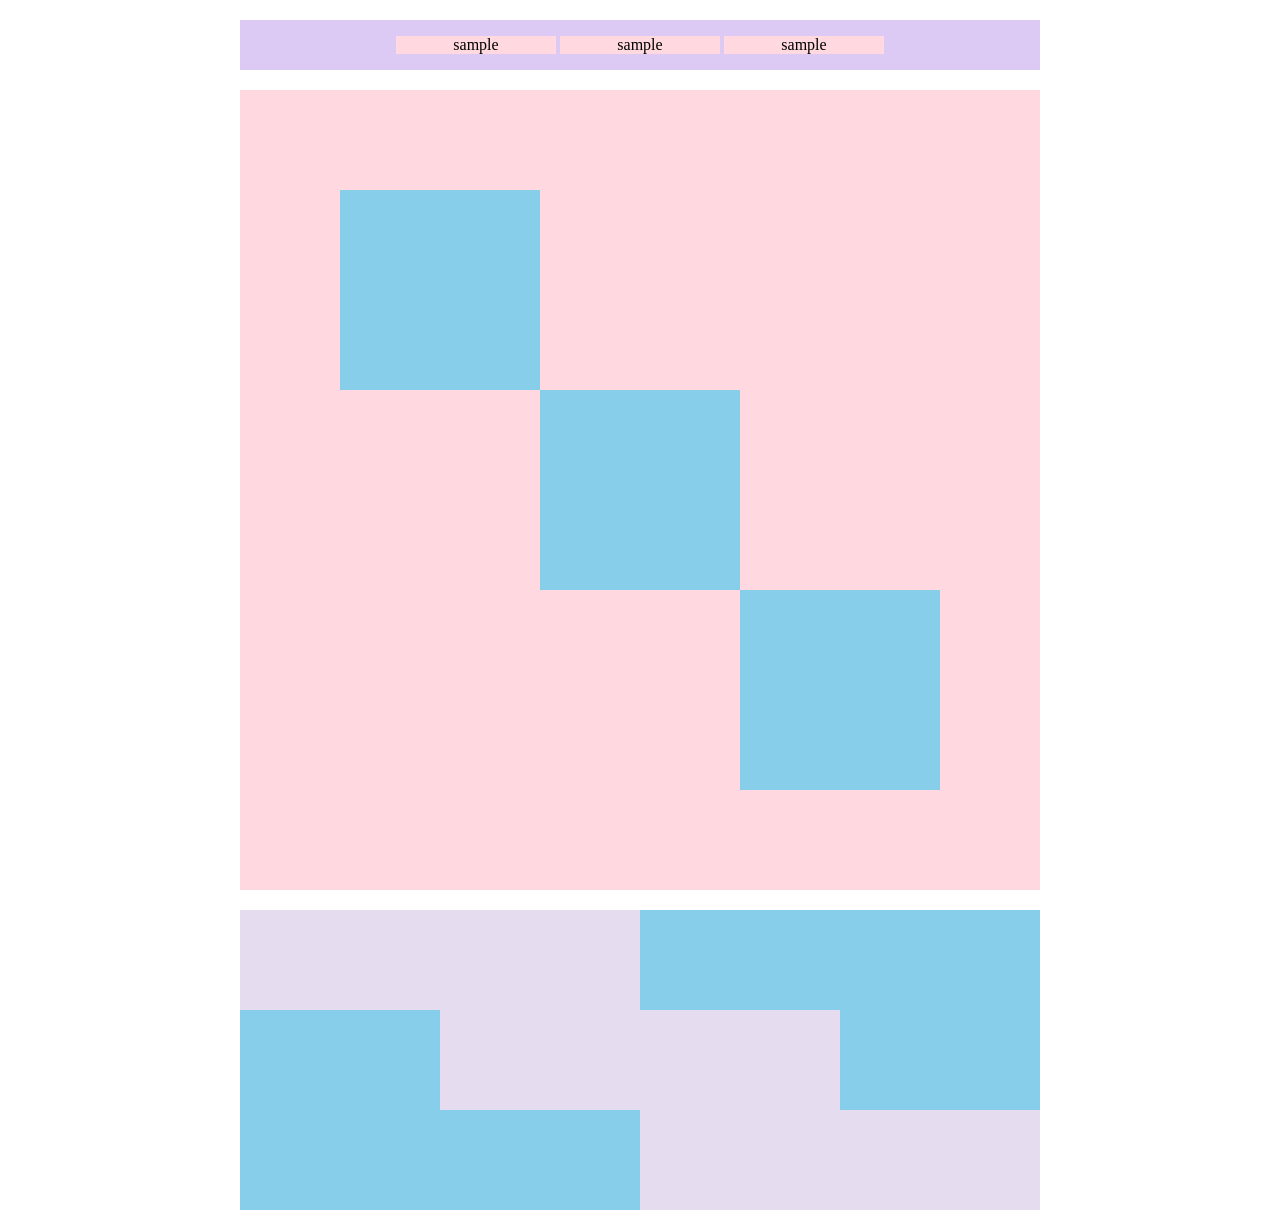
<file: kadai_018/kadai_018.html>
<!DOCTYPE html>
<html>
<head>
  <meta charset="UTF-8">
  <link rel="stylesheet" href="style.css">
  <meta name="description" content="このページは18章の課題です。">
  <title>18章課題</title>
</head>
<body>
  <div id="top">
    <p class="top-child">sample</p>
    <p class="top-child">sample</p>
    <p class="top-child">sample</p>
  </div>
  <div id="middle">
    <div id="middle-child01"></div>
    <div id="middle-child02"></div>
    <div id="middle-child03"></div>
  </div>
  <div id="bottom">
    <div id="bottom-child01"></div>
    <div id="bottom-child02"></div>
    <div id="bottom-child03"></div>
  </div>
</body>
</html>
</file>
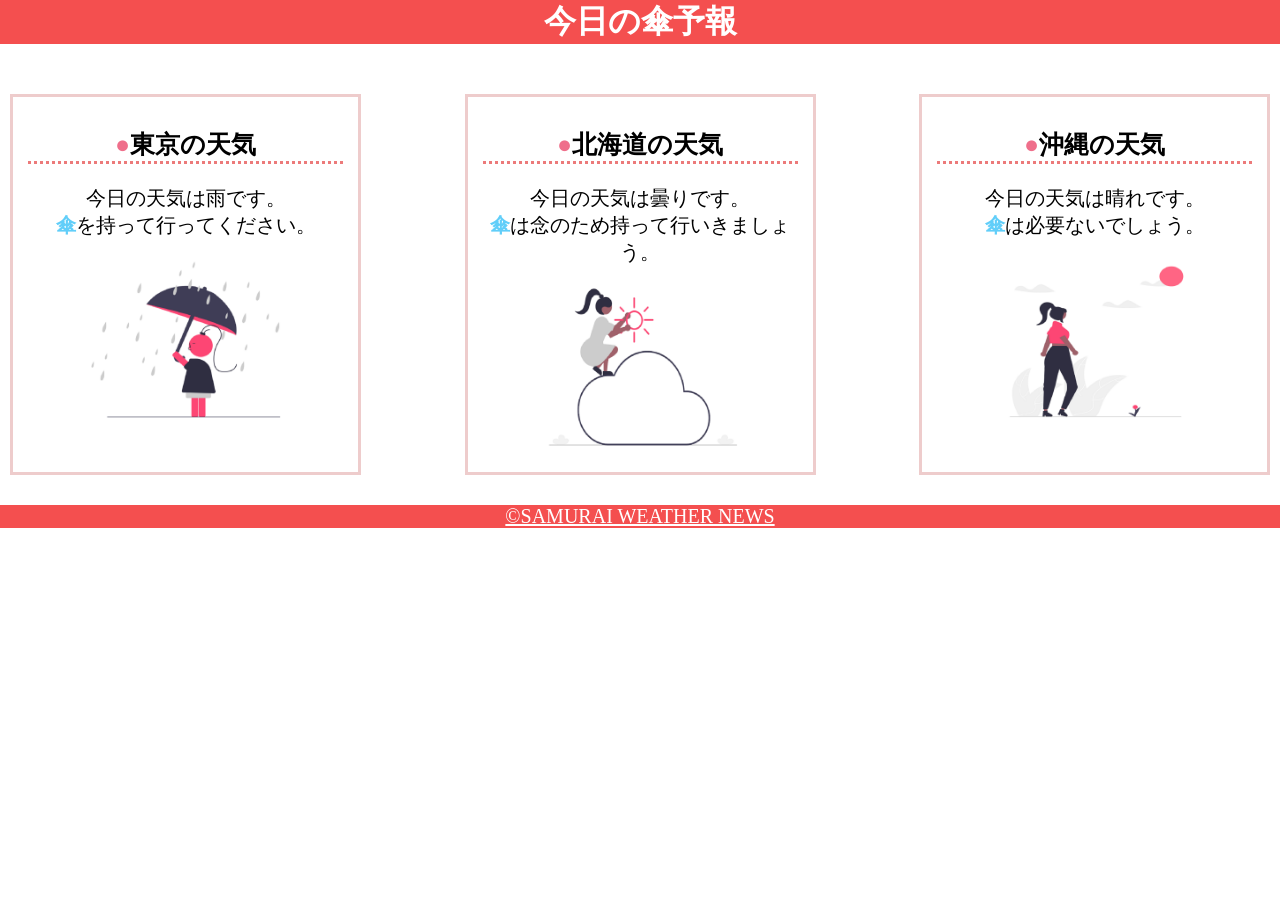
<file: kadai_022/kadai_022.html>
<DOCTYPE html>
<html>
  <head>
    <meta charset="UTF-8">
    <meta name="viewport" content="width=device-width, initial-scale=1.0">
    <link rel="stylesheet" href="style.css">
    <meta name="description" content="このページは22章の課題です">
    <title>22章課題</title>
  </head>
  <body>

    <header>
      <h1>今日の傘予報</h1>
    </header>

    <main>

      <div id="parent">
        <div class="contents">
          <h2>東京の天気</h2>
          <p>今日の天気は雨です。</p>
          <p>傘を持って行ってください。</p>
          <img src="images/rainy.png" alt="雨">
        </div>

        <div class="contents">
          <h2>北海道の天気</h2>
          <p>今日の天気は曇りです。</p>
          <p>傘は念のため持って行いきましょう。</p>
          <img src="images/cloudy.png" alt="曇り">
        </div>

        <div class="contents">
          <h2>沖縄の天気</h2>
          <p>今日の天気は晴れです。</p>
          <p>傘は必要ないでしょう。</p>
          <img src="images/sunny.png" alt="晴れ">
        </div>


      </div>
    </main>
    
    <footer>
      <a href="https://www.sejuku.net/corp/">&copy;SAMURAI WEATHER NEWS</a>
    </footer>

  </body>
</html>
</file>
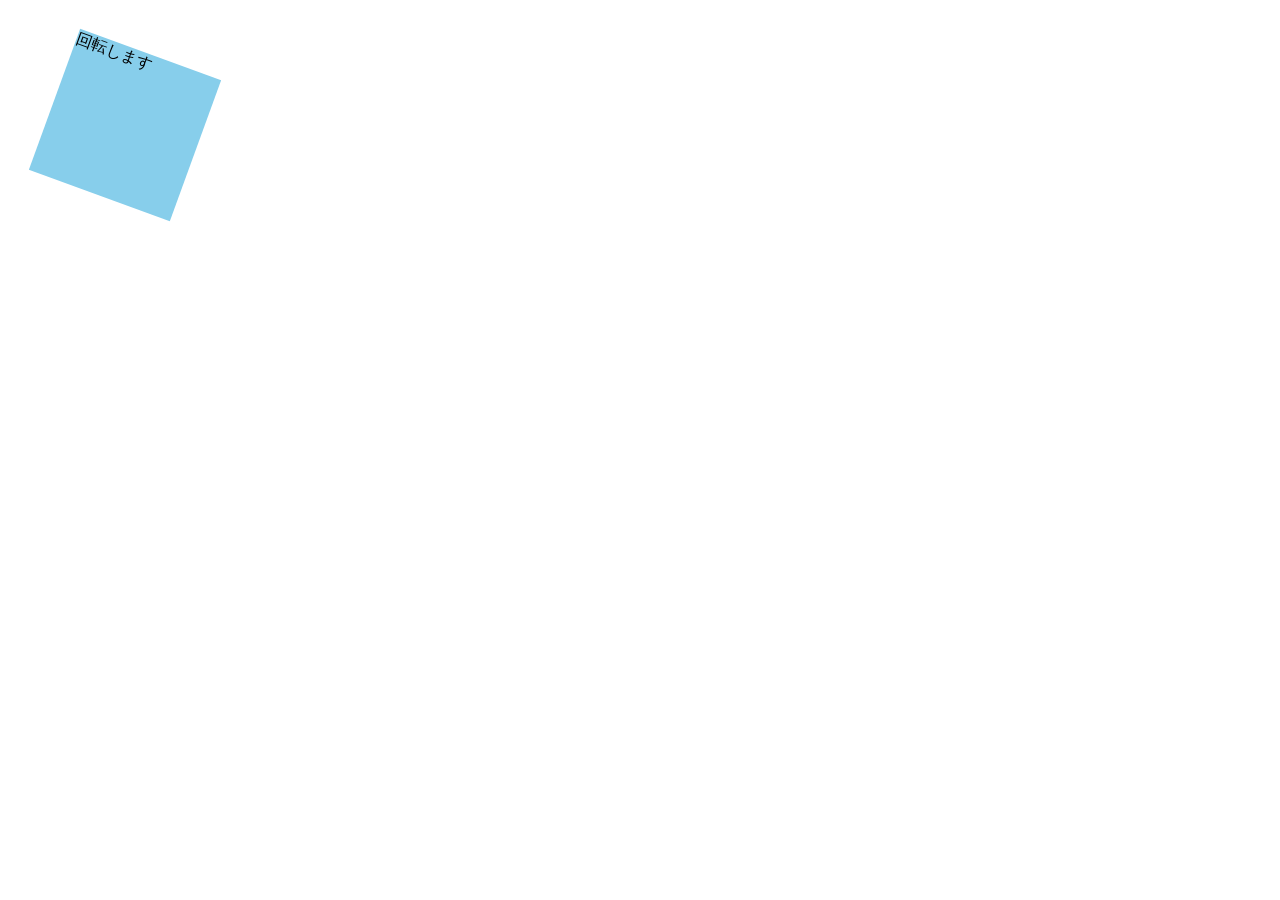
<file: kadai_mdn_css/mdn.html>
<!DOCTYPE html>
<html>

<head>
    <style>
        div {
            position: absolute;
            left: 50px;
            top: 50px;
            width: 150px;
            height: 150px;
            background-color: skyblue;
            transform: rotate(20deg);
        }
    </style>
</head>

<body>
    <div>
        回転します
    </div>

</body>

</html>
</file>
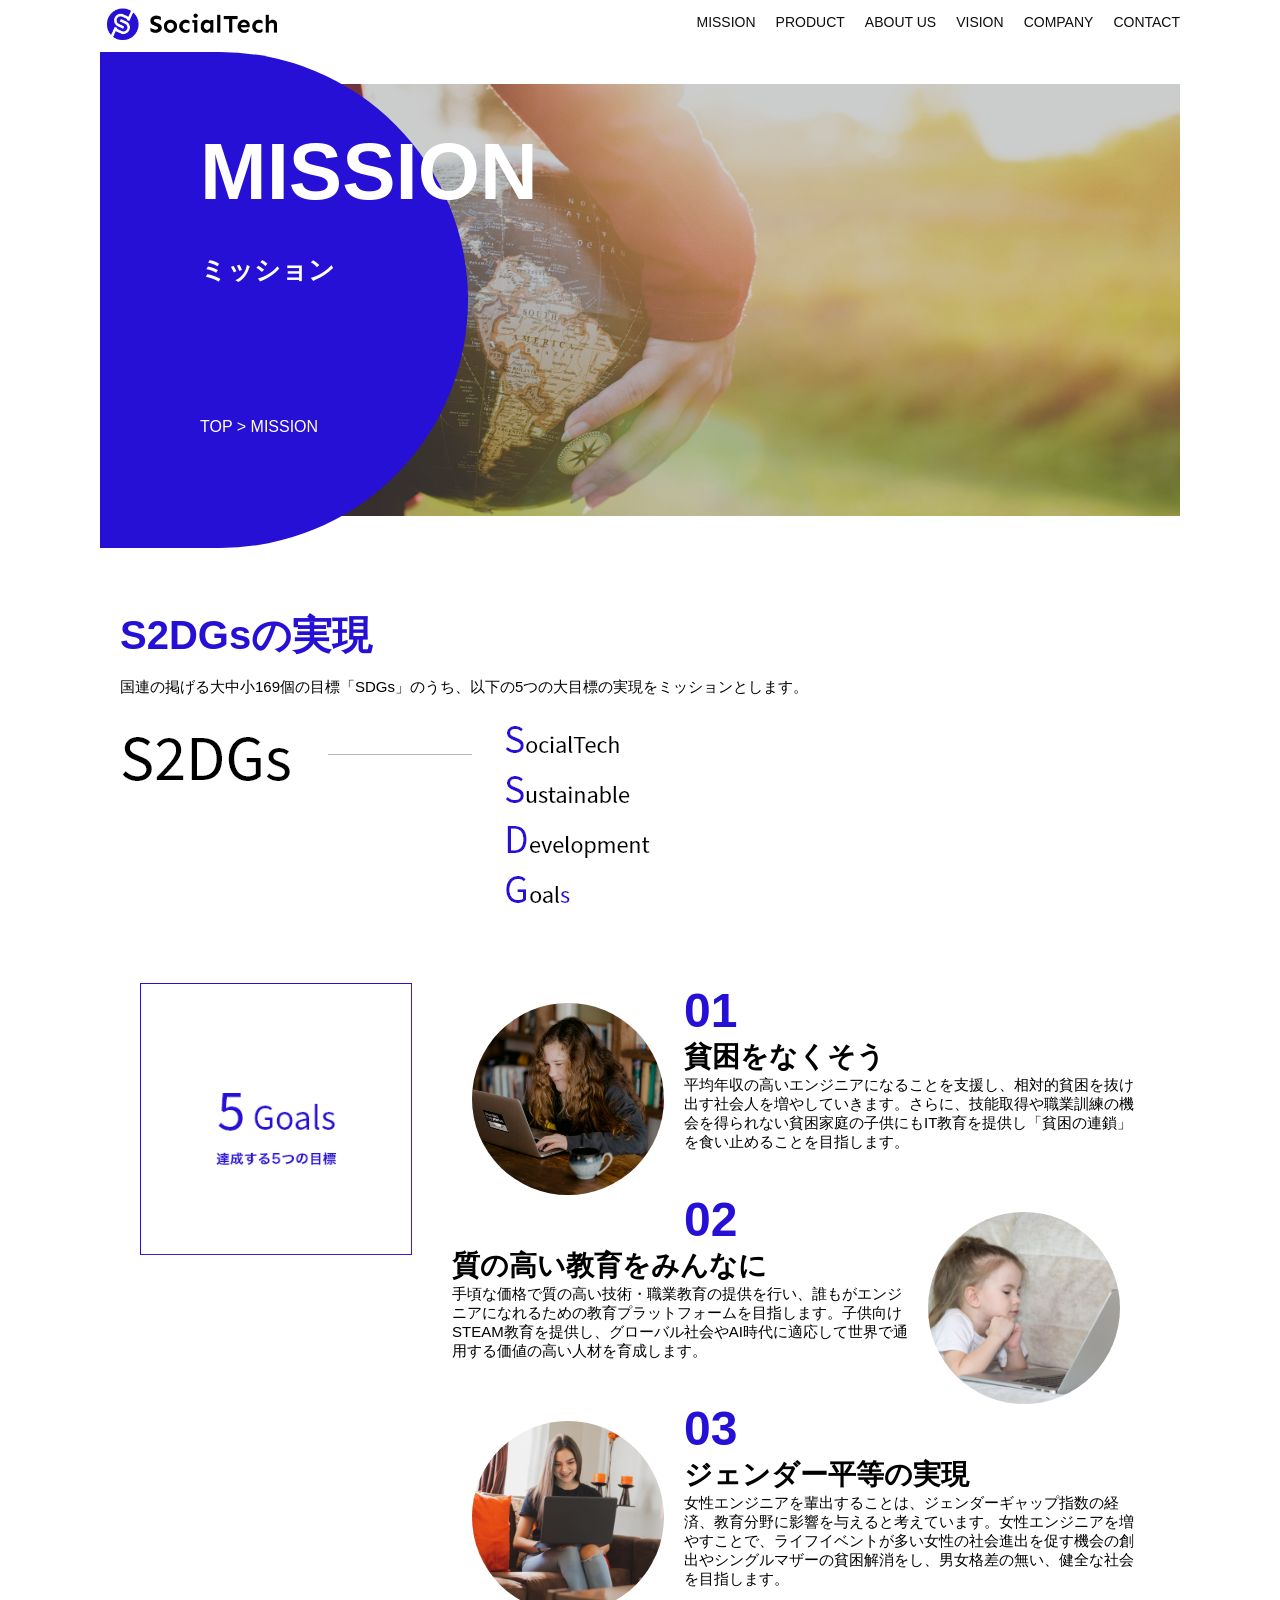
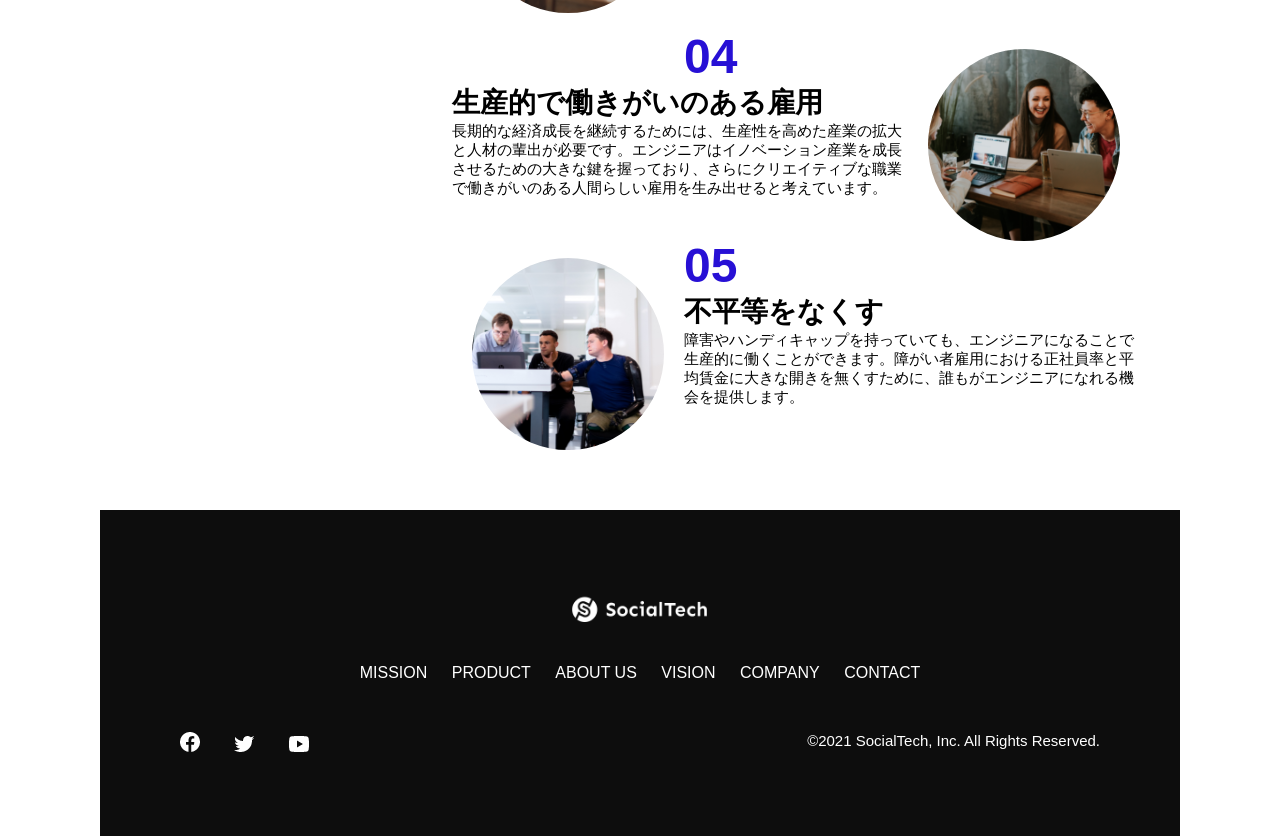
<file: kadai_tutorial_outoput/mission.html>
<!DOCTYPE html>
<html>
  <head>
    <title>SocialTech - MISSION ミッション -</title>
    <meta charset="utf-8">
    <meta name="description" content="SocialTechが目指す5つの目標（S2DGs）を紹介します">
    <meta name="viewport" content="width=device-width, initial-scale=1.0">
    <link rel="stylesheet" href="style.css">
  </head>

  <body>
    <!-- ヘッダー -->
    <header>
      <!-- ロゴ -->
      <a href="index.html" id="logo">
        <img src="images/logo.png" alt="トップページに戻る">
      </a>

      <!-- PC用ナビゲーション -->
      <nav id="nav-pc">
        <ul>
          <li><a href="mission.html">MISSION</a></li>
          <li><a href="product.html">PRODUCT</a></li>
          <li><a href="index.html#aboutus">ABOUT US</a></li>
          <li><a href="index.html#vision">VISION</a></li>
          <li><a href="index.html#company">COMPANY</a></li>
          <li><a href="index.html#contact">CONTACT</a></li>
        </ul>
      </nav>

      <!-- スマホ用メニューボタン -->
      <button id="menu-sp" onclick="document.getElementById('nav-sp').style.display = 'block'">
        <img src="images/button-menu.png" alt="ナビゲーションを開く">
      </button>

      <!-- スマホ用ナビゲーション -->
      <div id="nav-sp">
        <button id="close" onclick="document.getElementById('nav-sp').style.display = 'none'">
          <img src="images/button-close.png" alt="ナビゲーションを閉じる">
        </button>

        <nav>
          <ul>
            <li>
              <a id="logo-sp" href="index.html" onclick="document.getElementById('nav-sp').style.display = 'none'"><img src="images/logo-sp.png" alt="トップページに戻る"></a>
            </li>
            <li><a class="menu" href="mission.html" onclick="document.getElementById('nav-sp').style.display = 'none'">MISSION</a></li>
            <li><a class="menu" href="product.html" onclick="document.getElementById('nav-sp').style.display = 'none'">PRODUCT</a></li>
            <li><a class="menu" href="index.html#aboutus" onclick="document.getElementById('nav-sp').style.display = 'none'">ABOUT US</a></li>
            <li><a class="menu" href="index.html#vision" onclick="document.getElementById('nav-sp').style.display = 'none'">VISION</a></li>
            <li><a class="menu" href="index.html#company" onclick="document.getElementById('nav-sp').style.display = 'none'">COMPANY</a></li>
            <li><a class="menu" href="index.html#contact" onclick="document.getElementById('nav-sp').style.display = 'none'">CONTACT</a></li>
          </ul>
        </nav>
        <div id="sns">
          <a href="https://www.facebook.com/sejuku2013">
            <img src="images/button-facebook.png" alt="Facebookのリンク">
          </a>
          <a href="https://twitter.com/samuraijuku">
            <img src="images/button-twitter.png" alt="Twitterのリンク">
          </a>
          <a href="https://www.youtube.com/channel/UCCFOQO5aDK0xXam4cUQXT8g">
            <img src="images/button-youtube.png" alt="YouTubeのリンク">
          </a>
        </div>
      </div>
    </header>

    <main>
      <article>
        <section id="mission-main">
           <div class="mission-main-inner">
             <div id="mission-title">
               <h1>MISSION<br><span>ミッション</span></h1>
               <p>TOP > MISSION</p>
             </div>
           </div>
        </section>
        <section id="mission-s2dgs">
            <h2 class="mission-h2">S2DGsの実現</h2>
            <p>国連の掲げる大中小169個の目標「SDGs」のうち、以下の5つの大目標の実現をミッションとします。</p>
            <img src="images/mission/mission-s2dgs.png" alt="S2DGs">
        </section>
        <section id="mission-five-goals">
           <div class="five-goals-image">
             <img src="images/mission/mission-5goals.png" alt="5Goals">
           </div>
            <div class="five-goals-read">
             <div>
               <img class="fivegoals-image-left" src="images/mission/mission-5goals01.png" alt="PCを操作する女の子">
               <span class="fivegoals-number">01</span>
               <h3 class="fivegoals-h3">貧困をなくそう</h3>
               <p class="fivegoals-p">平均年収の高いエンジニアになることを支援し、相対的貧困を抜け出す社会人を増やしていきます。さらに、技能取得や職業訓練の機会を得られない貧困家庭の子供にもIT教育を提供し「貧困の連鎖」を食い止めることを目指します。</p>
             </div>
             <div>
               <img class="fivegoals-image-right" src="images/mission/mission-5goals02.png" alt="PCを見つめる小さい女の子">
               <span class="fivegoals-number">02</span>
               <h3 class="fivegoals-h3">質の高い教育をみんなに</h3>
               <p class="fivegoals-p">手頃な価格で質の高い技術・職業教育の提供を行い、誰もがエンジニアになれるための教育プラットフォームを目指します。子供向けSTEAM教育を提供し、グローバル社会やAI時代に適応して世界で通用する価値の高い人材を育成します。</p>
             </div>
             <div>
               <img class="fivegoals-image-left" src="images/mission/mission-5goals03.png" alt="PCを操作する女性">
               <span class="fivegoals-number">03</span>
               <h3 class="fivegoals-h3">ジェンダー平等の実現</h3>
               <p class="fivegoals-p">女性エンジニアを輩出することは、ジェンダーギャップ指数の経済、教育分野に影響を与えると考えています。女性エンジニアを増やすことで、ライフイベントが多い女性の社会進出を促す機会の創出やシングルマザーの貧困解消をし、男女格差の無い、健全な社会を目指します。</p>
             </div>
             <div>
               <img class="fivegoals-image-right" src="images/mission/mission-5goals04.png" alt="笑顔で話し合う3人の男女">
               <span class="fivegoals-number">04</span>
               <h3 class="fivegoals-h3">生産的で働きがいのある雇用</h3>
               <p class="fivegoals-p">長期的な経済成長を継続するためには、生産性を高めた産業の拡大と人材の輩出が必要です。エンジニアはイノベーション産業を成長させるための大きな鍵を握っており、さらにクリエイティブな職業で働きがいのある人間らしい雇用を生み出せると考えています。</p>
             </div>
             <div>
               <img class="fivegoals-image-left" src="images/mission/mission-5goals05.png" alt="障害を持つ男性が生き生きと働く様子">
               <span class="fivegoals-number">05</span>
               <h3 class="fivegoals-h3">不平等をなくす</h3>
               <p class="fivegoals-p">障害やハンディキャップを持っていても、エンジニアになることで生産的に働くことができます。障がい者雇用における正社員率と平均賃金に大きな開きを無くすために、誰もがエンジニアになれる機会を提供します。</p>
             </div>
           </div>
         </section>
      </article>
    </main>

    <footer>
      <div id="footer-logo">
        <img src="images/logo-sp.png" alt="SocialTech">
      </div>
      <div id="footer-link">
        <a href="mission.html">MISSION</a>
        <a href="product.html">PRODUCT</a>
        <a href="index.html#aboutus">ABOUT US</a>
        <a href="index.html#vision">VISION</a>
        <a href="index.html#company">COMPANY</a>
        <a href="index.html#contact">CONTACT</a>
      </div>
      <div id="sns-footer">
        <div class="sns-btns">
          <a href="https://www.facebook.com/sejuku2013"><img src="images/button-facebook.png" alt="Facebookのリンク"></a>
          <a href="https://twitter.com/samuraijuku"><img src="images/button-twitter.png" alt="Twitterのリンク"></a>
          <a href="https://www.youtube.com/channel/UCCFOQO5aDK0xXam4cUQXT8g"><img src="images/button-youtube.png" alt="YouTubeのリンク"></a>
        </div>
        <p id="copyright">&copy;2021 SocialTech, Inc. All Rights Reserved.</p>
      </div>
    </footer>

  </body>
</html>
</file>
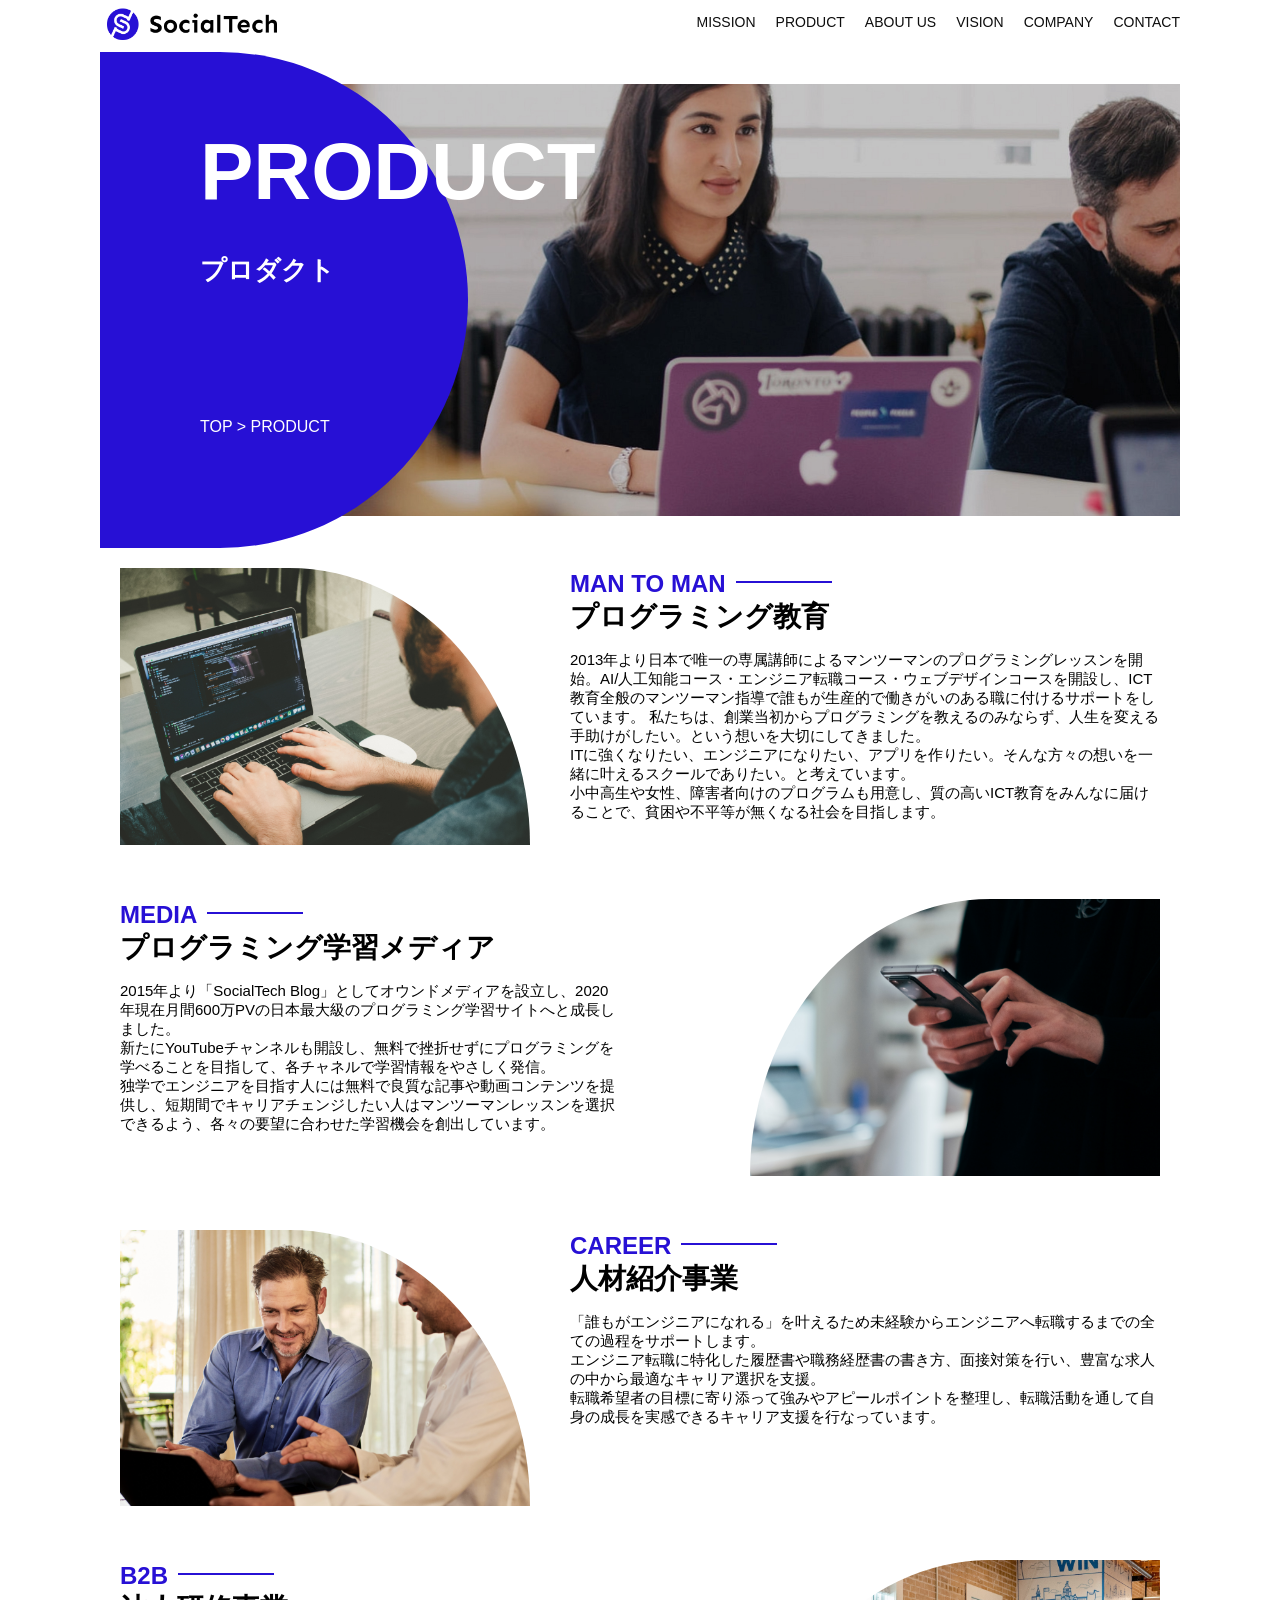
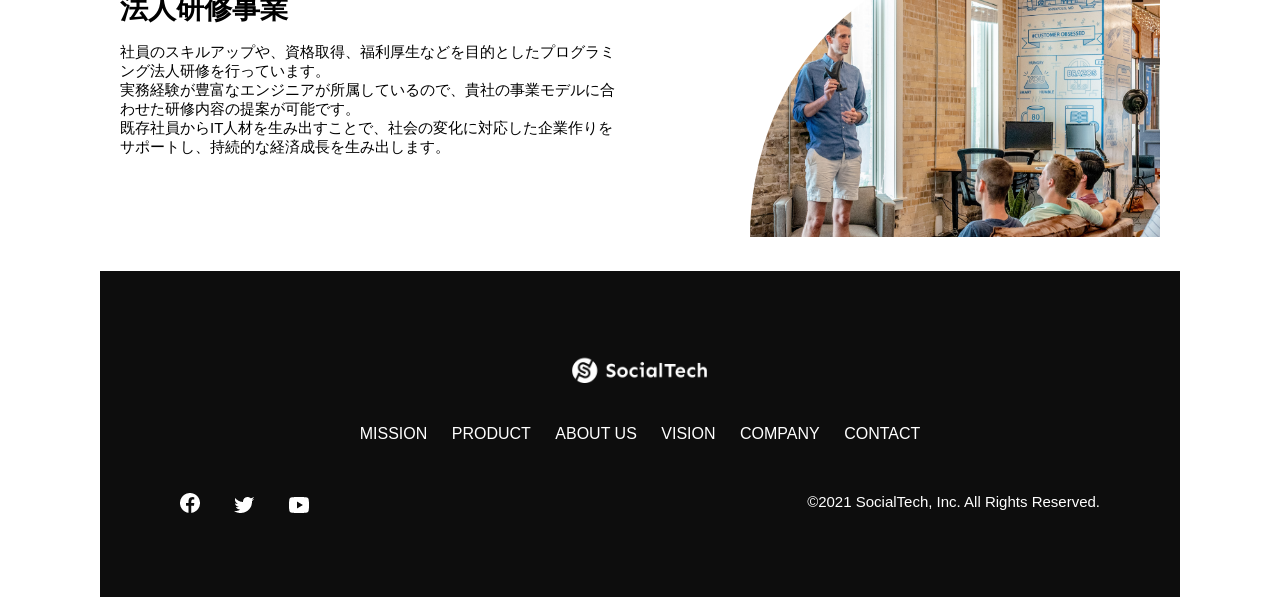
<file: kadai_tutorial_outoput/product.html>
<!DOCTYPE html>
<html>
  <head>
    <title></title>
    <meta charset="utf-8">
    <meta name="description" content="">
    <meta name="viewport" content="width=device-width, initial-scale=1.0">
    <link rel="stylesheet" href="style.css">
  </head>

  <body>
    <!-- ヘッダー -->
    <header>
      <!-- ロゴ -->
      <a href="index.html" id="logo">
        <img src="images/logo.png" alt="トップページに戻る">
      </a>

      <!-- PC用ナビゲーション -->
      <nav id="nav-pc">
        <ul>
          <li><a href="mission.html">MISSION</a></li>
          <li><a href="product.html">PRODUCT</a></li>
          <li><a href="index.html#aboutus">ABOUT US</a></li>
          <li><a href="index.html#vision">VISION</a></li>
          <li><a href="index.html#company">COMPANY</a></li>
          <li><a href="index.html#contact">CONTACT</a></li>
        </ul>
      </nav>

      <!-- スマホ用メニューボタン -->
      <button id="menu-sp" onclick="document.getElementById('nav-sp').style.display = 'block'">
        <img src="images/button-menu.png" alt="ナビゲーションを開く">
      </button>

      <!-- スマホ用ナビゲーション -->
      <div id="nav-sp">
        <button id="close" onclick="document.getElementById('nav-sp').style.display = 'none'">
          <img src="images/button-close.png" alt="ナビゲーションを閉じる">
        </button>

        <nav>
          <ul>
            <li>
              <a id="logo-sp" href="index.html" onclick="document.getElementById('nav-sp').style.display = 'none'"><img src="images/logo-sp.png" alt="トップページに戻る"></a>
            </li>
            <li><a class="menu" href="mission.html" onclick="document.getElementById('nav-sp').style.display = 'none'">MISSION</a></li>
            <li><a class="menu" href="product.html" onclick="document.getElementById('nav-sp').style.display = 'none'">PRODUCT</a></li>
            <li><a class="menu" href="index.html#aboutus" onclick="document.getElementById('nav-sp').style.display = 'none'">ABOUT US</a></li>
            <li><a class="menu" href="index.html#vision" onclick="document.getElementById('nav-sp').style.display = 'none'">VISION</a></li>
            <li><a class="menu" href="index.html#company" onclick="document.getElementById('nav-sp').style.display = 'none'">COMPANY</a></li>
            <li><a class="menu" href="index.html#contact" onclick="document.getElementById('nav-sp').style.display = 'none'">CONTACT</a></li>
          </ul>
        </nav>
        <div id="sns">
          <a href="https://www.facebook.com/sejuku2013">
            <img src="images/button-facebook.png" alt="Facebookのリンク">
          </a>
          <a href="https://twitter.com/samuraijuku">
            <img src="images/button-twitter.png" alt="Twitterのリンク">
          </a>
          <a href="https://www.youtube.com/channel/UCCFOQO5aDK0xXam4cUQXT8g">
            <img src="images/button-youtube.png" alt="YouTubeのリンク">
          </a>
        </div>
      </div>
    </header>

    <main>
      <article>
        <section id="product-main">
           <div class="product-main-inner">
             <div id="product-title">
               <h1>PRODUCT<br><span>プロダクト</span></h1>
               <p>TOP > PRODUCT</p>
             </div>
           </div>
         </section>
          <section class="product-section product-section-left">
           <div class="product-section-img">
             <img src="images/product/product-mantoman.png" alt="PCでコードを書く男性">
           </div>
           <div class="product-read">
             <h2 class="product-h2">MAN TO MAN</h2>
             <h3 class="product-h3">プログラミング教育</h3>
             <p>
               2013年より日本で唯一の専属講師によるマンツーマンのプログラミングレッスンを開始。AI/人工知能コース・エンジニア転職コース・ウェブデザインコースを開設し、ICT教育全般のマンツーマン指導で誰もが生産的で働きがいのある職に付けるサポートをしています。 私たちは、創業当初からプログラミングを教えるのみならず、人生を変える手助けがしたい。という想いを大切にしてきました。<br>ITに強くなりたい、エンジニアになりたい、アプリを作りたい。そんな方々の想いを一緒に叶えるスクールでありたい。と考えています。<br>小中高生や女性、障害者向けのプログラムも用意し、質の高いICT教育をみんなに届けることで、貧困や不平等が無くなる社会を目指します。
             </p>
           </div>
         </section>
 
         <section class="product-section product-section-right">
           <div class="product-read">
             <h2 class="product-h2">MEDIA</h2>
             <h3 class="product-h3">プログラミング学習メディア</h3>
             <p>2015年より「SocialTech Blog」としてオウンドメディアを設立し、2020年現在月間600万PVの日本最大級のプログラミング学習サイトへと成長しました。<br>新たにYouTubeチャンネルも開設し、無料で挫折せずにプログラミングを学べることを目指して、各チャネルで学習情報をやさしく発信。<br>独学でエンジニアを目指す人には無料で良質な記事や動画コンテンツを提供し、短期間でキャリアチェンジしたい人はマンツーマンレッスンを選択できるよう、各々の要望に合わせた学習機会を創出しています。</p>
           </div>
           <div class="product-section-img">
             <img src="images/product/product-media.png" alt="スマートフォンを操作する人">
           </div>
         </section>
 
         <section class="product-section product-section-left">
           <div class="product-section-img">
             <img src="images/product/product-career.png" alt="笑顔で話し合う2人の男性">
           </div>
           <div class="product-read">
             <h2 class="product-h2">CAREER</h2>
             <h3 class="product-h3">人材紹介事業</h3>
             <p>「誰もがエンジニアになれる」を叶えるため未経験からエンジニアへ転職するまでの全ての過程をサポートします。<br>エンジニア転職に特化した履歴書や職務経歴書の書き方、面接対策を行い、豊富な求人の中から最適なキャリア選択を支援。<br>転職希望者の目標に寄り添って強みやアピールポイントを整理し、転職活動を通して自身の成長を実感できるキャリア支援を行なっています。<br></p>
           </div>
         </section>
 
         <section class="product-section product-section-right">
           <div class="product-read">
             <h2 class="product-h2">B2B</h2>
             <h3 class="product-h3">法人研修事業</h3>
             <p>社員のスキルアップや、資格取得、福利厚生などを目的としたプログラミング法人研修を行っています。<br>実務経験が豊富なエンジニアが所属しているので、貴社の事業モデルに合わせた研修内容の提案が可能です。<br>既存社員からIT人材を生み出すことで、社会の変化に対応した企業作りをサポートし、持続的な経済成長を生み出します。</p>
           </div>
           <div class="product-section-img">
             <img src="images/product/product-b2b.png" alt="講演中の男性とそれを聴く人々">
           </div>
         </section>
      </article>
    </main>

    <footer>
      <div id="footer-logo">
        <img src="images/logo-sp.png" alt="SocialTech">
      </div>
      <div id="footer-link">
        <a href="mission.html">MISSION</a>
        <a href="product.html">PRODUCT</a>
        <a href="index.html#aboutus">ABOUT US</a>
        <a href="index.html#vision">VISION</a>
        <a href="index.html#company">COMPANY</a>
        <a href="index.html#contact">CONTACT</a>
      </div>
      <div id="sns-footer">
        <div class="sns-btns">
          <a href="https://www.facebook.com/sejuku2013"><img src="images/button-facebook.png" alt="Facebookのリンク"></a>
          <a href="https://twitter.com/samuraijuku"><img src="images/button-twitter.png" alt="Twitterのリンク"></a>
          <a href="https://www.youtube.com/channel/UCCFOQO5aDK0xXam4cUQXT8g"><img src="images/button-youtube.png" alt="YouTubeのリンク"></a>
        </div>
        <p id="copyright">&copy;2021 SocialTech, Inc. All Rights Reserved.</p>
      </div>
    </footer>
    
  </body>
</html>
</file>
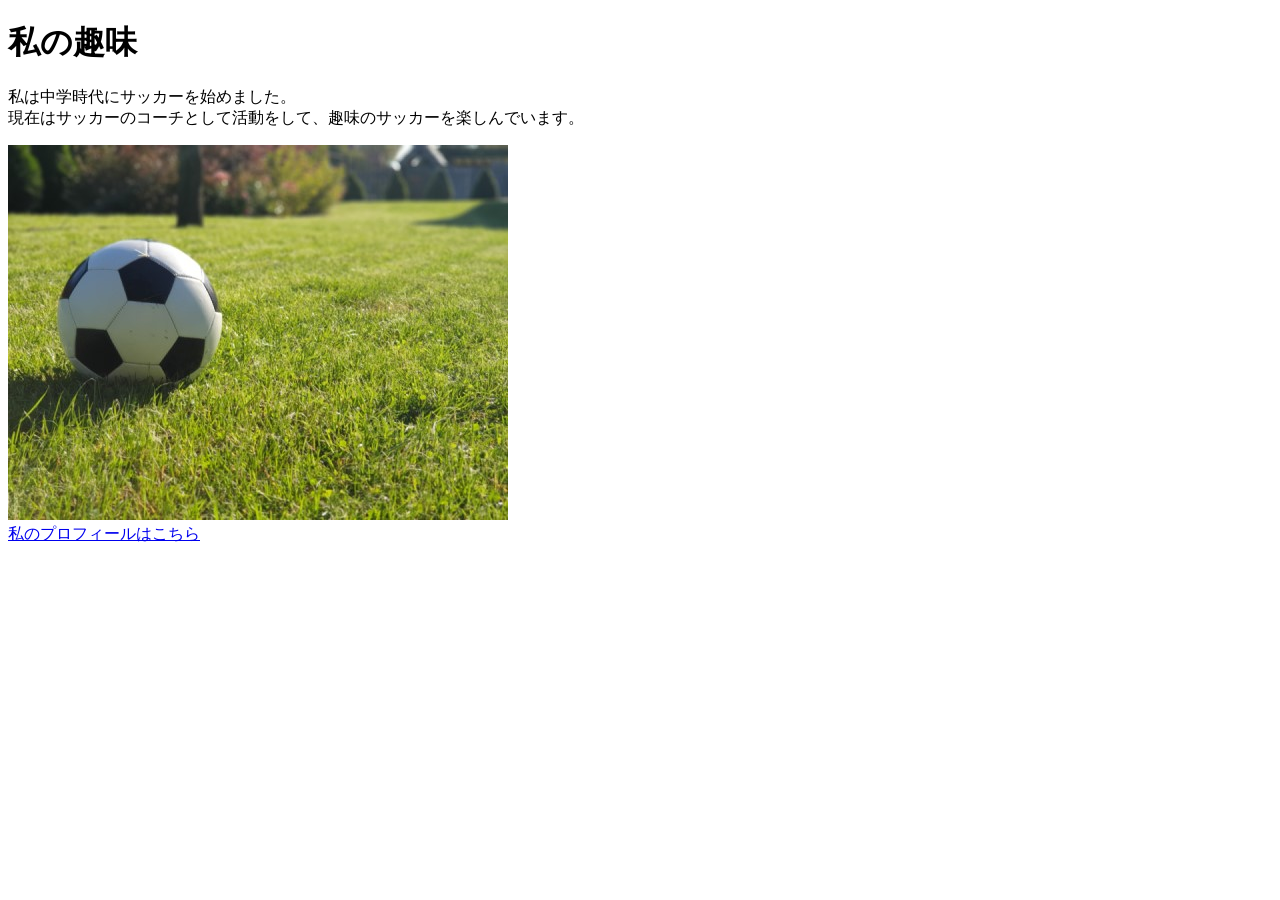
<file: kadai_005/html/kadai_005.html>
<!DOCTYPE html>
<html>
  <head>
    <title>5章課題</title>
    <meta name="description" content="このページは5章の課題です。">
    <meta charset="UTF-8">
  </head>
  <body>
    <h1>私の趣味</h1>
    <p>私は中学時代にサッカーを始めました。<br>
      現在はサッカーのコーチとして活動をして、趣味のサッカーを楽しんでいます。
    </p>
    <img src="../images/sample.jpg" alt="サッカーボール"><br>
    <a href="https://x.com/samuraijuku">私のプロフィールはこちら</a>
  </body>
</html>
</file>
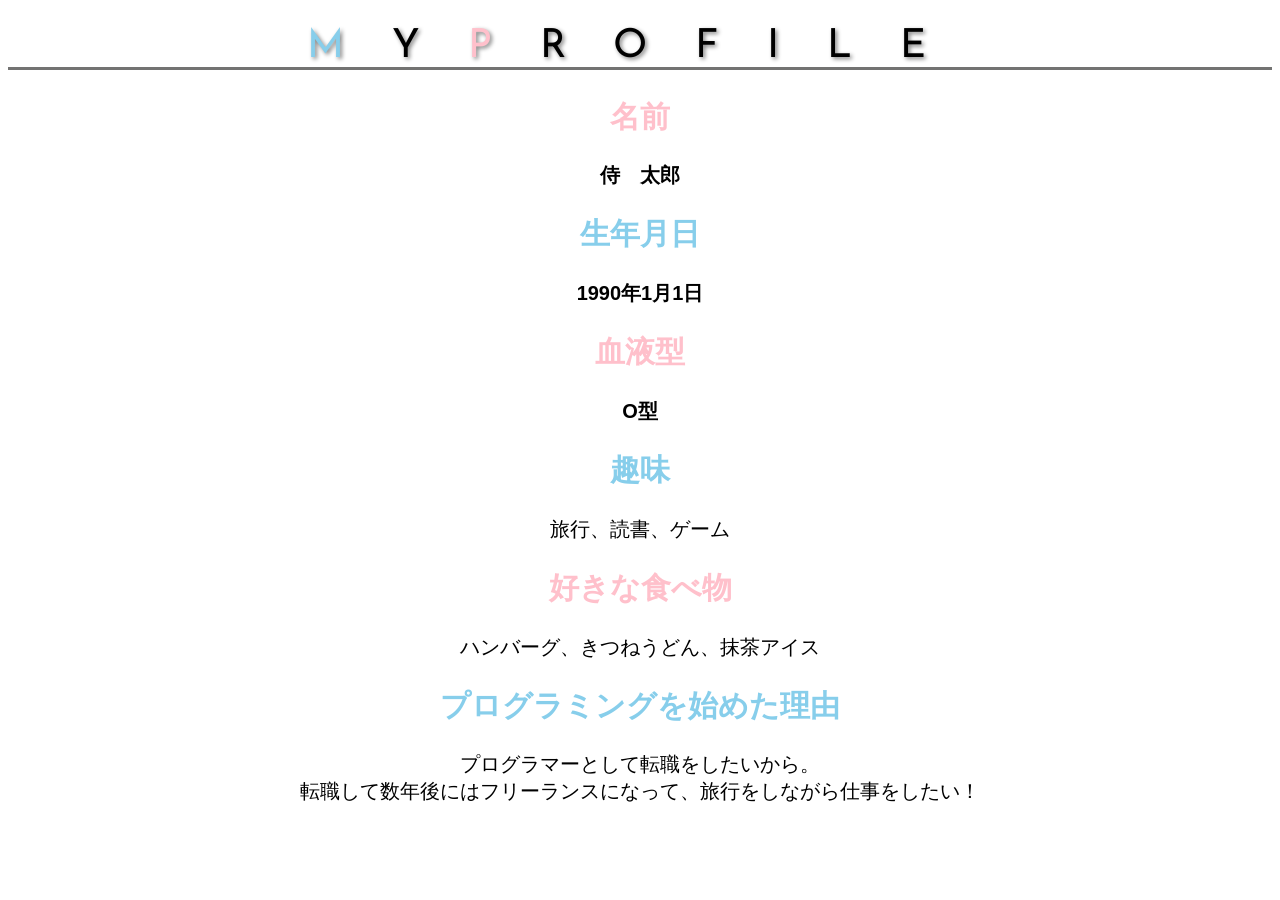
<file: kadai_015/kadai_015/kadai_015.html>
<!DOCTYPE html>
<html>
  <head>
    <title>15章課題</title>
    <meta charset="UTF-8">
    <meta name="description" content="このページは15章の課題です。">
    <link rel="stylesheet" href="style.css">
    <link rel="preconnect" href="https://fonts.googleapis.com">
    <link rel="preconnect" href="https://fonts.gstatic.com" crossorigin>
    <link href="https://fonts.googleapis.com/css2?family=Josefin+Sans:ital,wght@0,100..700;1,100..700&family=Jost:ital,wght@0,100..900;1,100..900&family=Noto+Sans+JP&family=Roboto:ital,wght@0,100..900;1,100..900&family=Zen+Old+Mincho&display=swap" rel="stylesheet">
  </head>
  <body>
    <h1><span class="blue">M</span>Y<span class="pink">P</span>ROFILE</h1>
    <div id="basic">
      <h2 class="pink">名前</h2>
      <p>侍　太郎</p>
      <h2 class="blue">生年月日</h2>
      <p>1990年1月1日</p>
      <h2 class="pink">血液型</h2>
      <p>O型</p>
    </div>
    <h2 class="blue">趣味</h2>
    <p>旅行、読書、ゲーム</p>
    <h2 class="pink">好きな食べ物</h2>
    <p>ハンバーグ、きつねうどん、抹茶アイス</p>
    <h2 class="blue">プログラミングを始めた理由</h2>
    <p>プログラマーとして転職をしたいから。<br>
    転職して数年後にはフリーランスになって、旅行をしながら仕事をしたい！</p>
  </body>
</html>
</file>
<file: html-css-kadai_013/style.css>
/* PC、スマホ共通スタイル */
body {
  font-family: "Source Sans Pro", "Hiragino Kaku Gothic ProN", Meiryo, Arial,
    sans-serif;
}

p {
  font-size: 15px;
}

#main-visual>img {
  width: 100%;
}

/*================
PC用のスタイル 
=================*/
@media screen and (min-width: 768px) {
  /* 横幅設定 */
  body {
    max-width: 1080px;
    min-width: 960px;
    margin: 0 auto 0 auto;
  }

  /* ヘッダー */
  header {
    display: flex;
    justify-content: space-between;
  }

  /* ナビゲーションのレイアウト */
  #nav-pc {
    text-align: right;
    font-size: 14px;
    padding-top: 15px;
  }

  /* ナビゲーションのリンクの装飾設定 */
  #nav-pc>a {
    text-decoration: none;
    margin-left: 20px;
  }

  #nav-pc>a:link {
    color: #0d0d0d;
  }

  #nav-pc>a:visited {
    color: #0d0d0d;
  }

  #nav-pc>a:hover {
    color: #0d0d0d;
    text-decoration: underline;
  }

  #nav-pc>a:active {
    color: #0d0d0d;
  }
  #menu-sp{
    display: none;
  }
  #nav-sp{
    display: none;
  }
}


@media screen and (max-width:767px) {
body{
    min-width: 375px;  
    margin: 0;
}
#nav-pc{
  display: none;
}
#menu-sp{
  float: right;
  padding: 0;
}
#nav-sp{
  background-color: #ce933e;
  position: absolute;
  left: 0;
  top: 0;
  height: 100%;
  width: 100%;
  display: none;
  z-index: 100;
}
#nav-sp ul{
  padding-left: 0;
}
#nav-sp li{
  list-style: none;
}
#close{
  position: absolute;
  top: 20px;
  right: 20px;
}
#logo-sp{
  margin: 80px 0 30px 20px;
}
#nav-sp a{
  display: block;
}
#nav-sp a:link{
  color: #ffffff;
}
#nav-sp a:visited{
  color: #ffffff;
}
#nav-sp a:hover{
  color: #ffffff;
  text-decoration: underline;
}
#nav-sp a:active{
  color: #ffffff;
}
#nav-sp .menu{
  text-decoration: none;
  display: block;
  margin: 0 20px;
  height: 44px;
  font-size: 16px;
  background-image: url("images/arrow.png");
  background-repeat: no-repeat;
  background-position: right top;
}
}
</file>
<file: kadai_001/css/style.css>
* {
  box-sizing: border-box;
}
body {
  padding: 0px;
  margin: 0px;
  font-family: "Noto Sans JP", sans-serif;
  font-size: 18px;
}
p {
  margin: 0;
}
.header-inner {
  display: flex;
  flex-wrap: wrap;
  justify-content: space-between;
  align-items: center;
  margin: 20px auto;
  max-width: 960px;
}

.header-inner a {
  color: black;
  font-weight: bold;
  text-decoration: none;
}
h1 {
  margin: 0 0 0 20px;
  font-size: 34px;
  border: 1px solid black;
  padding: 0px 20px;
}
.home {
  text-decoration: none;
}
nav .menu {
  display: flex;
  padding-left: 0;
}

nav li {
  margin: 0 20px;
  list-style: none;
}

nav a {
  font-size: 34px;
}

h2 {
  margin: 0;
  padding: 60px 0 40px;
  text-align: center;
  font-size: 34px;
}

p,
li {
  font-size: 18px;
}
img {
  margin: 0 auto;
  width: 100%;
}
.about-inner {
  padding: 10px;
  display: flex;
  flex-wrap: wrap;
  align-items: center;
  margin: 20px auto;
  max-width: 960px;
}
.name {
  font-size: 24px;
  font-weight: bold;
}
.circle {
  border-radius: 50%;
  width: 280px;
  height: 280px;
}
.content {
  margin: 0 auto;
  padding: 0 20px;
}
.works-inner {
  display: flex;
  flex-wrap: wrap;
  justify-content: center;
  margin: 0 auto;
  max-width: 960px;
}
.item {
  margin: 0 10px;
  padding-bottom: 60px;
  width: 25%;
}

footer p {
  text-align: center;
  padding-bottom: 20px;
}

@media (max-width: 767px) {
  h1 {
    font-size: 28px;
  }
  
  h2 {
    padding: 30px 0 20px;
    font-size: 28px;
  }

  nav li {
    margin: 0 10px;
  }

  nav a {
    font-size: 21px;
  }

  .item {
    width: 100%;
    text-align: center;
    padding-bottom: 40px;
  }
}
</file>
<file: kadai_tutorial_outoput/style.css>
/* PCスマホ共通スタイル */
*{
  box-sizing:border-box
}

p{
  font-size: 15px;
}

body{
  max-width: 1080px;
  margin: 0 auto 0 auto;
  font-family: "Source Sans Pro","Hiragino Kaku Gothic ProN", Meiryo, Arial, sans-serif;
}

header{
  display: flex;
  justify-content: space-between;
}

#nav-pc{
  font-size: 14px;
}

#nav-pc ul{
  display: flex;
  padding: 0;
}

#nav-pc li{
  list-style: none;
}

#nav-pc a{
  text-decoration: none;
  margin-left: 20px;
  color: #0d0d0d;
}

#nav-pc a:hover{
  text-decoration: underline;
}

#nav-sp,
#menu-sp{
  display: none;
}

#main-visual{
  position: relative;
  height: 400px;
}

#main-message{
  position: absolute;
  top: 0;
  left: 0;
  background-color: #2710d5;
  color: #ffffff;
  border-radius: 0 0 476px 0;
  max-width: 620px;
  height: 100%;
  width: 100%;
  z-index: 11;
}

#main-message > h1{
  font-size: 60px;
  margin: 100px 0 0 50px;
}
#main-message > p {
  font-size: 28px;
  margin: 0 0 0 50px;
}

#main-visual > img{
  max-width: 620px;
  border-radius: 476px 0 0 0;
  position: absolute;
  top: 0;
  right: 0;
  z-index: 10;
}
h2{
  margin: 40px 0 0;
}
h2::after{
  content: url("images/line.png");
  margin-left: 10px;
}
h3{
  font-size: 27px;
}
#mission{
  margin: 80px auto 80px auto;
}
#mission-flex{
  display: flex;
}
#mission-flex > div{
  width: 50%;
  margin: 20px;
}
#mission-photo{
  width: 100%;
}
#s2dgs{
  margin-top: 50px;
  width: 100%;
}
#product{
  background-color: #fafafa;
  margin: 80px 0 80px 0;
  padding: 10px 40px 0 40px;
}
#product .product-flex{
  margin-top: 40px;
  display: flex;
}
#product-left{
  width: 50%;
  margin-right: 20px;
}
#product-right{
  width: 50%;
  margin-left: 20px;
  margin-top: 80px;
}
#product-left > div{
  position: relative;
  height: 480px;
  margin-right: 20px;
}
#product-right > div{
  position: relative;
  height: 480px;
  margin-left: 20px;
}
.product-photo{
  width: 100%;
}
.product-explain{
  background-color: #ffffff;
  position: absolute;
  left: 0;
  bottom: 50px;
  margin: 0 40px 0 40px;
  padding: 20px;
  box-shadow: 5px 5px 10px rgba(0, 0, 0, 0.05);
}
.product-explain > span{
  color: #2710d5;
  font-weight: bold;
  font-size: 16px;
  margin: 0;
}
.product-explain > h3 {
   margin: 5px 0 5px 0;
 }
 .product-explain > p {
   font-size: 14px;
   margin: 0;
 }
 #product-more {
   text-align: center;
 }
 
 #product-more a {
   position: relative;
   bottom: -42px;
 }
 #aboutus{
  margin: 80px auto 80px auto;
 }
 #aboutus > div{
  display: flex;
 }
 .culture-img{
  width: 50%;
  align-self: flex-start;
 }
 .culture-img2{
  margin-top: 50px;
  width: 100%;
 }
 .culture-table{
  margin-right: 50px;
 }
 .culture-num{
  font-size: 80px;
  color: #2710d5;
  font-weight: bold;
 }
 .culture-table th{
  text-align: left;
  font-size: 28px;
  font-weight: bold;
 }
 .culture-en{
  color: #2710d5;
  font-size: 24px;
 }
 .culture.description{
  margin: 0;
 }
 #vision{
  margin: 80px auto 80px auto;
 }
 #vision > div{
  display: flex;
  justify-content: space-between;
  flex-wrap: wrap;
 }
 .vision-box{
  width: 300px;
  height: 300px;
  margin-bottom: 30px;
  position: relative;
 }
 .vision-box > img {
   width: 100%;
   position: relative;
   z-index: 30;
 }
 
 .vision-box > div {
   position: absolute;
   top: 0;
   left: 0;
   z-index: 31;
   margin-right: 20px;
 }
 
 .vision-box > div > h4 {
   color: #2710d5;
   font-size: 19px;
   margin: 80px 0 0 0;
 }
 
 .vision-box > div > h4::first-letter {
   font-size: 40px;
 }
 
 .vision-box > div > h5 {
   font-size: 20px;
   margin: 0 0 0 0;
 }
 
 .vision-box > div > p {
   margin: 10px 0 0 0;
 }

 #company{
  margin: 80px auto 80px auto;
 }
 #company-table{
  width: 100%;
 }
 .tableheader{
  text-align: left;
  padding: 20px;
  border-bottom-color:#2710d5 ;
  border-bottom-width: 1px;
  border-bottom-style: solid;
  width: 100px;
 }
 .tableheader-first{
  border-top-color:#2710d5 ;
  border-top-width: 1px;
  border-top-style: solid;
 }
 .cell{
  padding: 30px;
  border-bottom-color:#ececec ;
  border-bottom-width: 1px;
  border-bottom-style: solid;
 }
 .cell-first{
   border-top-color:#ececec ;
  border-top-width: 1px;
  border-top-style: solid;
 }
 #company > iframe{
  width: 100%;
  height: 368px;
  margin-top: 40px;
 }
 #contact{
  margin: 80px auto 80px auto;
 }
 #contact > form > div{
  display: flex;
  flex-direction: row;
  flex-wrap: wrap;
  padding-bottom: 30px;
 }
 .contact-heading{
  width: 240px;
  align-self: center;
 }
 .contact-label{
  font-weight: bold;
 }
 .contact-span{
  color: #ce2222;
  margin: 0 0 0 20px;
  font-weight: bold;
 }
 .contact-textbox{
  border-top: 0px;
  border-left: 0px;
  border-right: 0px;
  border-bottom-width: 1px;
  border-bottom-color: #707070;
  border-style: solid;
  background-color: #fafafa;
  width: 400px;
  height: 56px;
 }
  .contact-textarea{
  border-top: 0px;
  border-left: 0px;
  border-right: 0px;
  border-bottom-width: 1px;
  border-bottom-color: #707070;
  border-style: solid;
  background-color: #fafafa;
  width: 400px;
  height: 56px;
 }
 #contact dt {
  font-weight: bold;
 }
 #contact dd{
  margin: 0 0 16px 0 ;
 }
 #contact dd p{
  margin: 0;
 }
 #contact dd ul{
  padding-left: 0;
 }
 #contact dd li{
  margin-bottom: o;
  list-style: none;
 }

 footer{
  background-color: #0d0d0d;
  text-align: center;
  padding: 80px 80px 80px 80px;
 }
#footer-logo{
  margin-bottom: 30px;
}

#footer-link{
  margin-bottom: 50px;
}
#footer-link > a{
  text-decoration: none;
  margin: 10px;
  color: #ffffff;
}
#footer-link > a:hover{
  text-decoration: underline;
}
#sns-footer{
  display: flex;
  justify-content: space-between;
}
#sns-footer a{
  margin-right: 30px;
}
#copyright{
  color: #ffffff;
  margin: 0;
}
.mission-main-inner {
   background-image: url("images/mission/mission-main.png");
   background-repeat: no-repeat;
   background-position-y: center;
 }
#mission-title {
   background-color: #2710d5;
   width: 368px;
   color: #ffffff;
   height: 496px;
   border-radius: 0 248px 248px 0;
   position: relative;
 }
  #mission-title h1 {
   position: absolute;
   top: 0;
   left: 100px;
   font-size: 80px;
   line-height: 1;
 }
#mission-title h1 span {
   font-size: 26px;
 }
 
 #mission-title > p {
   position: absolute;
   top: 350px;
   left: 100px;
   font-size: 16px;
 }
 #mission-s2dgs {
   padding: 20px;
 }
 
 .mission-h2 {
   color: #2710d5;
   font-size: 40px;
 }
 
 .mission-h2::after {
   content: none;
 }
 #mission-five-goals {
   padding: 20px;
   display: flex;
 }
#mission-five-goals .five-goals-image {
   width: 30%;
   padding: 20px;
 }
 #mission-five-goals .five-goals-image img {
   width: 100%;
 }
 #mission-five-goals .five-goals-read {
   width: 70%;
   padding: 20px;
 }
 #mission-five-goals .five-goals-read > div {
   margin-bottom: 40px;
 }
 .fivegoals-image-right {
   float: right;
   margin: 20px;
 }
 .fivegoals-image-left {
   float: left;
   margin: 20px;
 }
 .fivegoals-number {
   color: #2710d5;
   font-size: 48px;
   font-weight: bold;
   margin: 0;
 }
 
 .fivegoals-h3 {
   font-size: 28px;
   margin: 0;
 }
 
 .fivegoals-p {
   margin: 0;
 }
 .product-main-inner {
   background-image: url("images/product/product-main.png");
   background-repeat: no-repeat;
   background-position-y: center;
 }
 
 #product-title {
   background-color: #2710d5;
   width: 368px;
   color: #ffffff;
   height: 496px;
   border-radius: 0 248px 248px 0;
   position: relative;
 }
 
 #product-title h1 {
   position: absolute;
   top: 0;
   left: 100px;
   font-size: 80px;
   line-height: 1;
 }
 
 #product-title h1 span {
   font-size: 26px;
 }
 
 #product-title > p {
   position: absolute;
   top: 350px;
   left: 100px;
   font-size: 16px;
 }
 .product-section {
   display: flex;
   padding: 20px 20px 0;
 }
 
 .product-section .product-section-img {
   width: 450px;
 }
 
 /* 左が画像のセクション*/
 .product-section-left .product-section-img img {
   width: 100%;
   padding: 0 40px 30px 0;
   border-radius: 0 432px 0 0;
 }
 
 .product-section-left .product-read {
   width: 50%;
   flex-grow: 1;
 }
 
 .product-section-left .product-read p {
   margin-bottom: 0;
 }
 
 /* 右が画像のセクション*/
 .product-section-right {
   justify-content: space-between;
 }
 
 .product-section-right .product-section-img img {
   width: 100%;
   padding: 0 0 30px 40px;
   border-radius: 432px 0 0 0;
 }
 
 .product-section-right .product-read {
   width: 500px;
 }
 
 .product-h2 {
   color: #2710d5;
   font-size: 24px;
   margin: 0;
 }
 
 .product-h3 {
   font-size: 28px;
   margin: 0;
 }
@media screen and (max-width: 767px) {
  #nav-pc{
    display: none;
  }
  #menu-sp{
  display: block;
  background-color: transparent;
  float: right;
  padding: 0;
  border: none;
  }
  #nav-sp {
     background-color: #2710d5;
     position: fixed;
     left: 0;
     top: 0;
     height: 100%;
     width: 100%;
     display: none;
     z-index: 100;
   }
   #close{
    position: absolute;
    top: 20px;
    right: 20px;
    background-color: transparent;
    border: none;
   }
   #nav-sp nav li {
    list-style: none;
   }
   #logo-sp{
    margin: 80px 0 30px 20px;
   }
   #nav-sp nav a{
    display: block;
    color: #ffffff;
   }
   #nav-sp nav a:hover {
     text-decoration: underline;
   }
 
   #nav-sp .menu {
     text-decoration: none;
     margin: 0 20px 0 20px;
     height: 44px;
     font-size: 16px;
     background-image: url("images/arrow.png");
     background-repeat: no-repeat;
     background-position: right top;
   }
    #sns {
    position: absolute;
    bottom: 20px;
    left: 20px;
  }

  #sns > a {
    margin-right: 30px;
  }
  #main-visual{
    position: relative;
    height: 470px;
  }
  #main-visual > div{
    text-align: center;
    height: 280px;
  }
  #main-visual h1{
    font-size: 28px;
    margin: 90px 0 0 0 ;
  }
  #main-visual > div > p{
    margin: 0;
    font-size: 15px;
  }
  #main-visual > img {
    width: 100%;
    border-radius: 476px 0 0 0;
    top: auto;
    bottom: 0;
  }
  h2{
    margin: 15px 0 15px 0;
  }
  h3{
    font-size: 24px;
    margin: 10px 0 0 0;
  }
  #mission {
     margin: 20px 0 20px 0;
     padding: 0 20px 0 20px;
   }
 
   #mission-flex {
     flex-direction: column;
   }
 
   #mission-flex > div {
   width: 100%;
   margin: 0;
 }
 #product{
  margin: 0;
  padding: 10px 20px 0 20px;
 }
 #product .product-flex{
  flex-direction: column;
  margin-top: 0;
 }
 #product-left,
 #product-right{
  width: 100%;
  margin: 0;
 }
 #product-left > div,
 #product-right >div{
  height: auto;
  margin: 0;
 }
 .product-explain{
  position: relative;
  margin: 0;
 }
 .product-explain > h3{
  margin: 10px 0 10px 0;
  font-size: 24px;
 }
 #product-more{
  text-align: left;
 }
 #aboutus{
  margin: 80px 20px 80px 20px;
 }
 #aboutus > div{
  flex-direction: column;
 }
 .culture-table th{
  font-size: 16px;
 }
 .culture-table{
  margin-right: 0;
  padding-right: 20px;
  order: 2;
 }
 .culture-img{
  width: 100%;
  order: 1;
 }
 .culture-img2{
  margin-top: 0;
 }
 .culture-num{
  padding: 0;
 }
 .culture.description{
  margin: 0;
 }
 #vision{
  margin: 80px 20px 80px 20px;
 }
 .vision-box > img {
  position: absolute;
  top: 0;
  left: 0;
 }
 .vision-box > div > h4{
  margin: 60px 0 0 0 ;
 }
 #company {
     margin: 0 20px 0 20px;
   }
 
   #company > h3 {
     margin-bottom: 20px;
   }

  .tableheader {
     width: 50px;
   }
 
   .cell {
     padding: 20px;
   }
 
   #company > iframe {
     height: 240px;
   }
      #contact {
     margin: 80px 20px 80px 20px;
   }
 
   #contact > h3 {
     margin-bottom: 20px;
   }
   #contact > form > div {
     flex-direction: column;
     margin-bottom: 20px;
   }
 .contact-heading {
     align-self: auto;
     margin-bottom: 20px;
   }
   .contact-textbox {
     min-width: 300px;
     width: 100%;
   }
 
   .contact-textarea {
     height: 150px;
     width: 100%;
   }
 
   .radiobutton {
     margin-bottom: 20px;
   }
   footer {
     padding: 30px 20px 50px 20px;
     text-align: left;
   }
   #footer-link > a {
     margin: 0 20px 30px 0;
     display: block;
     background-image: url("images/arrow.png");
     background-repeat: no-repeat;
     background-position: right top;
   }
   #footer-link > a:hover {
     text-decoration: underline;
   }
 
   #sns-footer {
     flex-direction: column;
     justify-content: flex-start;
   }
 
   #copyright {
     font-size: 12px;
     margin-top: 30px;
   }
   #mission-main{
    height: 256px;
    margin-top: 4%;
    position: relative;
   }
   .mission-main-inner {
     height: 80%;
     background-size: cover;
   }
   #mission-title {
     width: 136px;
     height: 256px;
     position: absolute;
     top: -10%;
   }
   #mission-title h1 {
     left: 20px;
     font-size: 40px;
   }
    #mission-title h1 span {
     font-size: 18px;
   }
 
   #mission-title > p {
     top: 180px;
     left: 20px;
     font-size: 13px;
   }
   .mission-h2 {
      font-size: 38px;
      margin: 0px;
    }
  
    .mission-h2::after {
      content: none;
    }
  
    #mission-s2dgs > img {
      width: 100%;
    } #mission-five-goals {
     flex-direction: column;
   }
 
   #mission-five-goals > div {
     padding: 0;
   }
 
   #mission-five-goals .five-goals-image,
   #mission-five-goals .five-goals-read {
     width: 100%;
     padding: 0;
   }
 
   #mission-five-goals .five-goals-read > div {
     display: flex;
     flex-direction: column;
   }
 
   .fivegoals-image-right,
   .fivegoals-image-left {
     align-self: center;
   }
   #product-main {
     height: 256px;
     margin-top: 4%;
     position: relative;
   }
 
   .product-main-inner {
     height: 80%;
     background-size: cover;
   }
 
   #product-title {
     width: 136px;
     height: 256px;
     position: absolute;
     top: -10%;
   }
   
   #product-title h1 {
     left: 20px;
     font-size: 40px;
   }
 
   #product-title h1 span {
     font-size: 18px;
   }
 
   #product-title > p {
     top: 180px;
     left: 20px;
     font-size: 13px;
   }
   .product-section {
     flex-direction: column;
   }
 
   .product-section .product-section-img {
     width: 100%;
   }
   
   .product-section .product-section-img img {
     width: 100%;
     padding: 0;
   }
 
   /* 左が画像のセクション*/
   .product-section-left .product-section-img img {
     border-radius: 0 300px 0 0;
   }
 
   .product-section-left .product-read {
     width: 100%;
     flex-grow: 1;
   }
 
   /* 右が画像のセクション*/
   .product-section-right .product-section-img img {
     order: 1;
     border-radius: 300px 0 0 0;
   }
 
   .product-section-right .product-read {
     order: 2;
     width: 100%;
   }


}
</file>
<file: kadai_015/style.css>
body{
  font-family: "Arial", "Meiryo", sans-serif;
  text-align: center;
}
html{
  font-size: 20px;
}
.blue{
  color: skyblue;
}
.pink{
  color: rgb(255, 192, 203);
}
h1{
  font-family: "Noto Sans JP", sans-serif;
  font-optical-sizing: auto;
  font-weight: 400;
  font-style: normal;
  font-size: 2rem;
  letter-spacing: 1.2em;
  text-shadow: 2px 2px 4px gray;
  border-bottom: 3px solid rgb(115,115,114);

}
#basic p {
  font-weight: bold;
}
</file>
<file: kadai_018/style.css>
#top{
  width: 800px;
  background-color: #dcc9f4;
  margin: 20px auto;
  text-align: center;
}
.top-child{
  width: 20%;
  background-color: #ffd9df;
  display: inline-block;
}
#middle{
  width: 800px;
  height: 800px;
  margin: 20px auto;
  background-color: #ffd9df;
  position: relative;
}
#middle-child01,
#middle-child02,
#middle-child03{
  width: 200px;
  height: 200px;
  background-color: #87ceeb;
  position: absolute;
}
#middle-child01{
  top: 100px;
  left: 100px;
}
#middle-child02{
  top: 300px;
  left: 300px;
}
#middle-child03{
  top: 500px;
  left: 500px;
}
#bottom{
  width: 800px;
  height: 300px;
  margin: 20px auto;
  background-color: #87ceeb;
  position: relative;
}
#bottom-child01,
#bottom-child02,
#bottom-child03{
  width: 400px;
  height: 100px;
  background-color: #e5dcf0;
}
#bottom-child02{
  position: relative;
  left: 200px;
}
#bottom-child03{
  position: relative;
  left: 400px;
}
</file>
<file: kadai_022/style.css>
h1,p,body{
  margin: 0;
}
p,a{
  font-size: 20px;
}
header{
  margin-bottom: 20px;
  background-color: rgb(244, 79, 79);
  text-align: center;
}
h1{
  color:rgb(255, 255, 255)
}
main{
  padding: 10px;
}
#parent{
    display: flex;
    justify-content: space-between;
  }
.contents{
  border: 3px solid rgb(238, 204, 204);
  flex-basis: 25%;
  padding: 10px 15px;
  margin: 20px 0;
  text-align: center;
}
h2{
  font-size: 25px;
  border-bottom: 3px dotted rgb(236, 122, 122);
}
h2::before{
  content: "●";
  color: rgb(239, 111, 139);
}
.contents p:nth-of-type(2)::first-letter{
  font-weight: bold;
  color: rgb(97, 206, 249);
}
.contents img{
  margin: 10px 0;
  width: 70%;
}
footer{
  background-color: rgb(244, 79, 79);
  text-align: center;
}
footer a{
  color: rgb(255, 255, 255);
}
footer a:visited{
  color: rgb(193, 234, 251)
}
footer a:hover{
  color: rgb(245,178,168);
}
@media screen and (max-width:768px){
  h2{
    font-size: 30px;
  }
  p{
    font-size: 25px;
  }
  #parent{
    flex-direction: column;
  }
  .contents{
    flex-basis: auto;
    width: 100%;
    box-sizing: border-box;
  }
}
</file>
<file: kadai_015/kadai_015/style.css>
body{
  font-family: "Arial", "Meiryo", sans-serif;
  text-align: center;
}
html{
  font-size: 20px;
}
.blue{
  color: skyblue;
}
.pink{
  color: rgb(255, 192, 203);
}
h1{
  font-family: "Josefin Sans", sans-serif;
  font-optical-sizing: auto;
  font-weight: 400;
  font-style: normal;
  font-size: 2rem;
  letter-spacing: 1.2em;
  text-shadow: 2px 2px 4px gray;
  border-bottom: 3px solid rgb(115,115,114);

}
#basic p {
  font-weight: bold;
}
</file>
